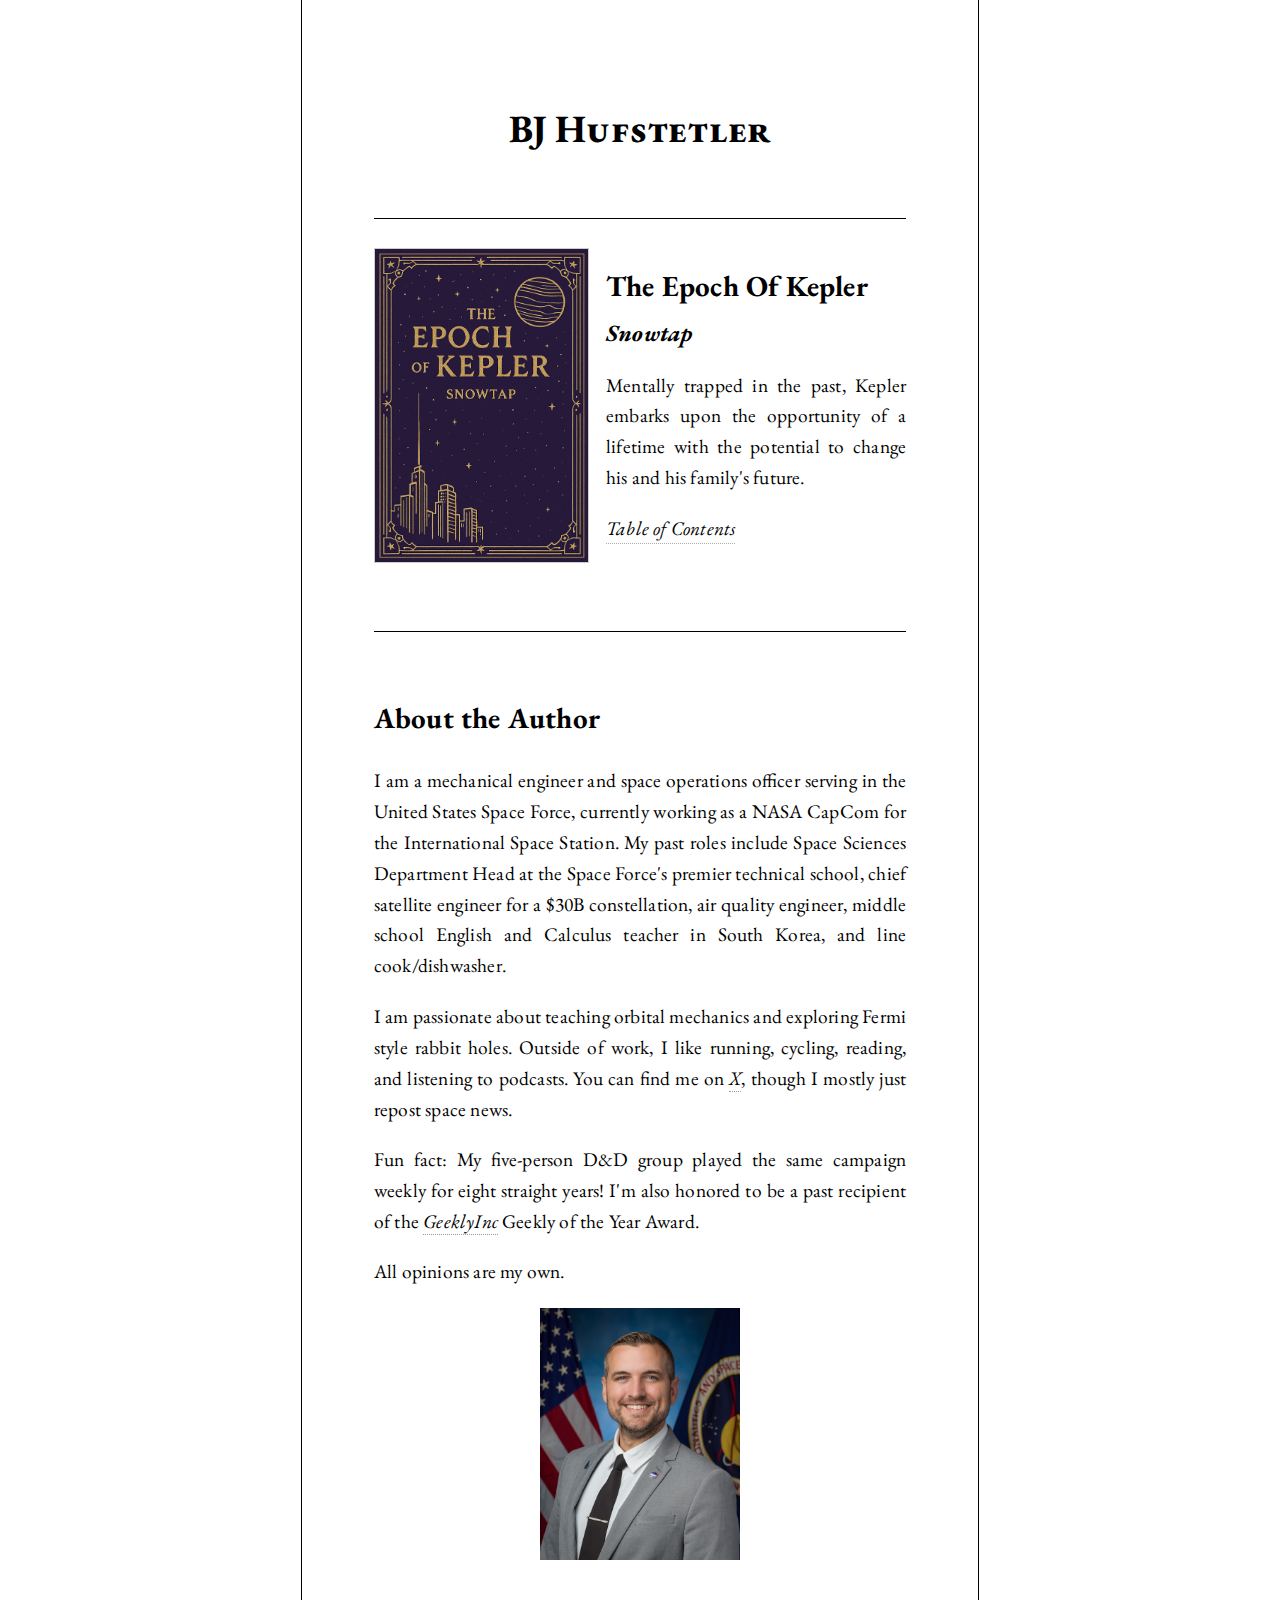
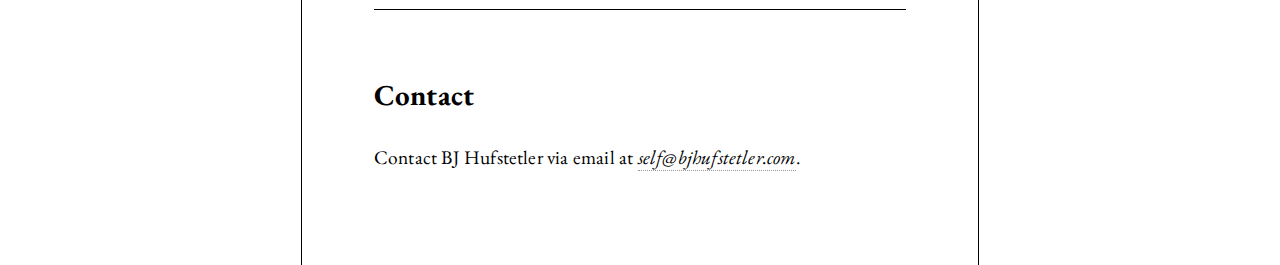
<file: index.html>
<!DOCTYPE html>
<html lang="en" data-capo>
    <head>
        <meta charset="utf-8">
        <meta name="viewport" content="width=device-width, initial-scale=1">
        <link href="https://fonts.googleapis.com/css2?family=EB+Garamond&display=swap" rel="stylesheet">
        <link rel="stylesheet" href="styles.css">
        <link rel="icon" href="public/favicon.ico" type="image/x-icon">
        <title>BJ Hufstetler</title>
    </head>
    <body class="body" data-test="app-ready">
        <div class="author-head">
            <h1>BJ Hufstetler</h1>
        </div>
        <div class="book-card">
            <div class="book-img">
                <img src="/Snowtap/imgs/cover-front.png">
            </div>
            <div class="book-details">
                <div><h2>The Epoch Of Kepler</h2></div>
                <div><h3>Snowtap</h3></div>
                <div>Mentally trapped in the past, Kepler embarks upon the opportunity of a lifetime with the potential to change his and his family's future.</div>
                <div class="book-links-read">
                    <a href="/Snowtap/toc.html">Table of Contents</a>
                </div>
                <div class="book-links-buy"></div>
            </div>
        </div>
        <div class="card">
            <div><h2>About the Author</h2></div>
            <div class="author">
                <p>I am a mechanical engineer and space operations officer serving in the United States Space Force, currently working as a NASA CapCom for the International Space Station. My past roles include Space Sciences Department Head at the Space Force's premier technical school, chief satellite engineer for a $30B constellation, air quality engineer, middle school English and Calculus teacher in South Korea, and line cook/dishwasher.</p>
                <p>I am passionate about teaching orbital mechanics and exploring Fermi style rabbit holes. Outside of work, I like running, cycling, reading, and listening to podcasts. You can find me on <a href="https://x.com/bjhufstetler">X</a>, though I mostly just repost space news.</p>
                <p>Fun fact: My five-person D&D group played the same campaign weekly for eight straight years! I'm also honored to be a past recipient of the <a href="https://geeklyinc.com/">GeeklyInc</a> Geekly of the Year Award.</p>
                <p>All opinions are my own.</p>
            </div>
            <div class="author-img">
                <img src="public/author-portrait.png">
            </div>
        </div>
        <!-- <div class="card">
            <div><h2>Stay Informed</h2></div>
            <div>Sign up to for news about BJ Hufstetler and updates on Kepler's Saga.</div>
            <div class="signup-form">
                <form>
                    <input type="text">
                    <button>Sign Up</button>
                </form>
            </div>
        </div> -->
        <div class="card">
            <div><h2>Contact</h2></div>
            <p>Contact BJ Hufstetler via email at <a href="mailto:self@bjhufstetler.com">self@bjhufstetler.com</a>.</p>
        </div>
    </body>
</html>
</file>
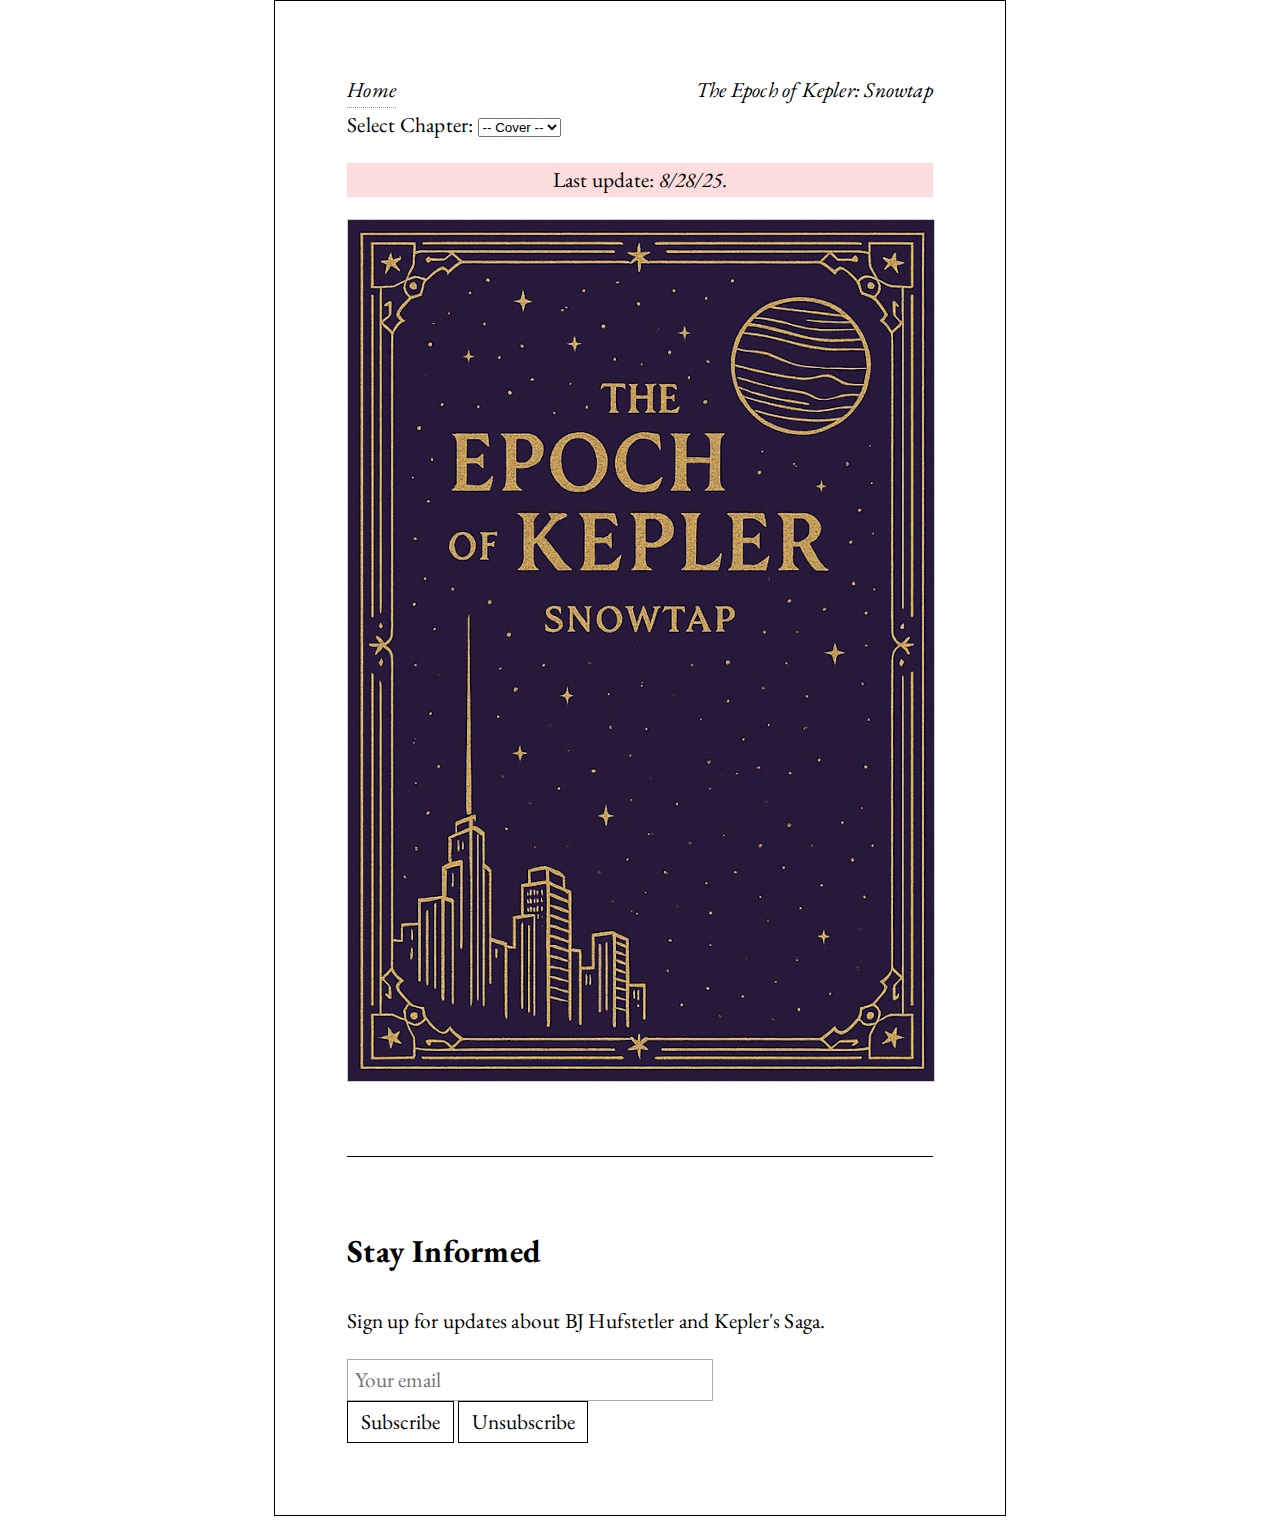
<file: snowtap.html>
<!DOCTYPE html>
<html>
<head>
  <link href="https://fonts.googleapis.com/css2?family=EB+Garamond&display=swap" rel="stylesheet">
  <link rel="stylesheet" href="/styles.css">
  <meta name="viewport" content="width=device-width, initial-scale=1">
  <link rel="icon" href="public/snowtap.ico" type="image/x-icon">
  <title>The Epoch of Kepler</title>
</head>
<body>
  <div class="page">
    <div class="page-header">
      <a href="/index.html">Home</a>
      <span>The Epoch of Kepler: Snowtap</span>
    </div>

    <!-- Chapter Dropdown -->
    <div class="chapter-dropdown">
      <label for="chapter-select">Select Chapter:</label>
      <select id="chapter-select">
        <option value="">-- Cover --</option>
      </select>
    </div>

    <!-- TOC Section -->
    <div id="toc">
      <p style="background-color: rgb(253, 221, 221); text-align: center;">Last update: <i><span id="txt-update"></span></i>.</p>    
      <div class="book-img">
        <img src="/Snowtap/imgs/cover-front.png">
      </div>

      <div class="card">
        <div><h2>Stay Informed</h2></div>
        <p>Sign up for updates about BJ Hufstetler and Kepler's Saga.</p>
        <div class="signup-form">
          <form id="frm-signup">
            <input id="txt-signup" type="text" name="email" required placeholder="Your email">
            <input type="hidden" name="action" id="form-action" value="subscribe">
            <div>
              <button id="btn-signup" type="submit">Subscribe</button>
              <button id="btn-unsubscribe" type="button">Unsubscribe</button>
            </div>
          </form>
        </div>
      </div>
    </div>

    <!-- Chapter Content Section -->
    <div id="chapter-content" style="display:none;">
      <div class="chapter" id="chapter-title"></div>
      <div id="output"></div>
      <br/>
      <div class="next-chapter-link"></div>

      <!-- Fan Submissions -->
      <section class="fan-submissions">
        <h2 class="fan-header">Fan Art</h2>
        <p class="fan-submission">
          Join the community and discussion. <br/>
          Submit art or comments to <a href="mailto:self@bjhufstetler.com">self@bjhufstetler.com</a>
        </p>
        <div id="fanart" class="fanart"></div>
      </section>
    </div>
  </div>

  <script>
    document.addEventListener('DOMContentLoaded', () => {
      const output = document.getElementById('output');
      const fanart = document.getElementById('fanart');
      const chapterSelect = document.getElementById('chapter-select');
      const toc = document.getElementById('toc');
      const chapterContent = document.getElementById('chapter-content');
      const chapterTitle = document.getElementById('chapter-title');
      const nextLink = document.querySelector('.next-chapter-link');

       /**
       *  _    _ _____  _____       _______ ______   _    _ ______ _____  ______ 
       * | |  | |  __ \|  __ \   /\|__   __|  ____| | |  | |  ____|  __ \|  ____|
       * | |  | | |__) | |  | | /  \  | |  | |__    | |__| | |__  | |__) | |__   
       * | |  | |  ___/| |  | |/ /\ \ | |  |  __|   |  __  |  __| |  _  /|  __|  
       * | |__| | |    | |__| / ____ \| |  | |____  | |  | | |____| | \ \| |____ 
       *  \____/|_|  __|_____/_/    \_\_|  |______| |_|  |_|______|_|  \_\______|
       * 
       *             \ \    / /                                                  
       *              \ \  / /                                                   
       *               \ \/ /                                                    
       *                \  /                                                     
       *                 \/                                                      */
      const maxChapter = 11;
      const updateDate = "8/28/25";

      const updateDateElement = document.getElementById("txt-update");
      updateDateElement.innerHTML = updateDate;

      const select = document.getElementById("chapter-select");

      for (let i = 1; i <= maxChapter; i++) {
        const padded = i.toString().padStart(2, "0");
        const option = document.createElement("option");
        option.value = padded;
        option.textContent = `${i}`;
        select.appendChild(option);
      }

      // Load chapter from dropdown or TOC link
      function loadChapter(chNumber) {
        const chNum = chNumber.padStart(2, '0');
        const textUrl = `/Snowtap/chapters/ch${chNum}.txt`;
        const imgBase = `/Snowtap/imgs/${chNum.toString().padStart(2, '0')}-`;

        window.location.hash = `#${chNum}`;

        fetch(textUrl)
          .then(res => {
            if (!res.ok) {
              throw new Error("Chapter not available.");
            }
            return res.text();
          })
          .then(text => {
            toc.style.display = 'none';
            chapterContent.style.display = 'block';
            chapterTitle.textContent = `Chapter ${parseInt(chNum)}`;
            
            // Replace LaTeX-style formatting
            text = text.replace(/\\newchapter\{.*?\}/g, '');
            text = text.replace(/\\lettrine\[.*?\]\{(.*?)\}\{(.*?)\}/g, (match, drop, rest) => {
              return `<span class="dropcap">${drop}</span>${rest}`;
            });
            text = text.replace(/\\textit\{(.*?)\}/g, '<i>$1</i>');
            text = text.replace(/\\threedots/g, '<div class="dots">***</div>');
            const paragraphs = text.trim().split(/\n\s*\n/);
            output.innerHTML = `<div class="pb">${paragraphs.map(p => `<div>${p.trim()}</div>`).join('\n')}</div>`;
            
            // Show next chapter link if exists
            const nextCh = parseInt(chNum) + 1;
            chNum < maxChapter ? 
              nextLink.innerHTML = `<a href="#" data-ch="${nextCh.toString().padStart(2, '0')}">Next Chapter</a>`
              :nextLink.innerHTML = `<a href="#" data-ch="99">Next Chapter</a>`;
            
            // Load fan art
            loadImages(imgBase);
          })
          .catch(err => {
            toc.style.display = 'none';
            chapterContent.style.display = 'block';
            chapterTitle.textContent = `Coming Soon`;
            output.innerHTML = `<p>Join the <a href="/snowtap.html">mailing list</a> to be notified when this chapter becomes available.`;
            fanart.innerHTML = '';
            nextLink.innerHTML = ''; // hide or disable the next link
            console.warn("Chapter not yet available:", err);
          });
      }

      const initialHash = window.location.hash;
      if (initialHash && /^#\d+$/.test(initialHash)) {
        const chapter = initialHash.replace('#', '').padStart(2, '0');
        loadChapter(chapter);
        chapterSelect.value = chapter;
      };

      function loadImages(basePath) {
        fanart.innerHTML = "";
        // Try images named 1.png, 2.png, ... until failure
        let index = 1;
        function tryLoadNext() {
          const img = new Image();
          const src = `${basePath}${index}.png`;
          img.src = src;
          img.onload = () => {
            const container = document.createElement('div');
            container.className = 'fan-credit';
            container.appendChild(img);
            fanart.appendChild(container);
            index++;
            tryLoadNext(); // Try next image
          };
          img.onerror = () => {
            return
          };
        }
        tryLoadNext();
      }

      // TOC links
      document.querySelectorAll('.toc-list a').forEach(link => {
        link.addEventListener('click', (e) => {
          e.preventDefault();
          loadChapter(e.target.dataset.ch);
          chapterSelect.value = e.target.dataset.ch;
        });
      });

      // Dropdown selection
      chapterSelect.addEventListener('change', (e) => {
        const value = e.target.value;
        if (value) loadChapter(value);
        else {
          toc.style.display = 'block';
          chapterContent.style.display = 'none';
        }
      });

      // Next chapter link
      nextLink.addEventListener('click', (e) => {
        const ch = e.target.dataset.ch;
        if (ch) {
          loadChapter(ch);
          chapterSelect.value = ch;
        }
      });

      // Email subscription handling (as before)
      const form = document.getElementById('frm-signup');
      const emailInput = document.getElementById('txt-signup');
      const actionInput = document.getElementById('form-action');
      const scriptURL = "https://script.google.com/macros/s/AKfycbyCzpHJDvtD3Z0lcX9JFrafHW0ZCpam7fo5yX_Hk7bpQR_8zyrG25OuafcGzmi8EcI-/exec";

      function submitForm() {
        const formData = new FormData(form);
        fetch(scriptURL, {
          method: 'POST',
          body: formData
        })
        .then(res => res.text())
        .then(text => {
          alert(text);
          emailInput.value = "";
        })
        .catch(err => {
          console.error("Error!", err.message);
          alert("Something went wrong. Please try again.");
        });
      }

      form.addEventListener('submit', (e) => {
        e.preventDefault();
        actionInput.value = 'subscribe';
        submitForm();
      });

      document.getElementById('btn-unsubscribe').addEventListener('click', () => {
        actionInput.value = 'unsubscribe';
        submitForm();
      });
    });
  </script>
</body>
</html>
</file>
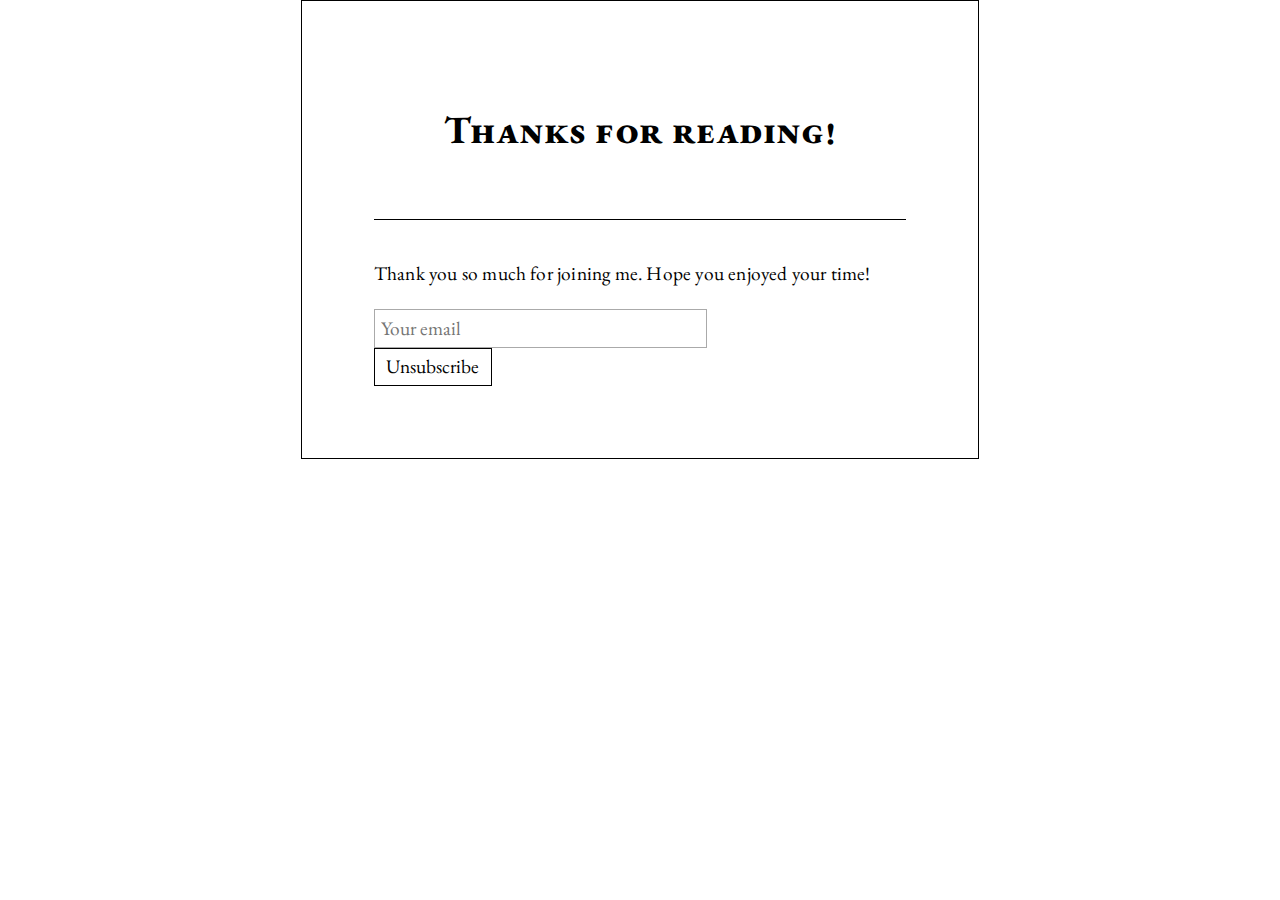
<file: unsubscribe.html>
<!DOCTYPE html>
<html lang="en" data-capo>
    <head>
        <meta charset="utf-8">
        <meta name="viewport" content="width=device-width, initial-scale=1">
        <link href="https://fonts.googleapis.com/css2?family=EB+Garamond&display=swap" rel="stylesheet">
        <link rel="stylesheet" href="styles.css">
        <link rel="icon" href="public/favicon.ico" type="image/x-icon">
        <title>Unsubscribe</title>
    </head>
    <body class="page" data-test="app-ready">
            <div class="author-head">
                <h1>Thanks for reading!</h1>
            </div>
            <div class="card">
                <div>Thank you so much for joining me. Hope you enjoyed your time!</div>
                <div class="signup-form">
                    <form id="frm-signup" method="POST">
                        <input id="txt-signup" type="text" name="email" placeholder="Your email" required>
                        <input type="hidden" name="action" id="frm-action" value="subscribe">
                        <div>                        
                            <!-- <button id="btn-signup" type="submit">Subscribe</button> -->
                            <button id="btn-unsubscribe" type="button">Unsubscribe</button>
                        </div>
                    </form>
                </div>
            
        </div>

        <script>
           document.addEventListener('DOMContentLoaded', function () {
                const form = document.getElementById('frm-signup');
                const emailInput = document.getElementById('txt-signup');
                const actionInput = document.getElementById('frm-action');
                const scriptURL = "https://script.google.com/macros/s/AKfycbyCzpHJDvtD3Z0lcX9JFrafHW0ZCpam7fo5yX_Hk7bpQR_8zyrG25OuafcGzmi8EcI-/exec";

                function submitForm() {
                    const formData = new FormData(form);
                    fetch(scriptURL, {
                        method: 'POST',
                        body: formData
                    })
                    .then(response => response.text())
                    .then(text => {
                        alert(text);
                        emailInput.value = "";
                    })
                    .catch(error => {
                        console.error("Error!", error.message);
                        alert("Something went wrong. Please try again.");
                    });
                }

                form.addEventListener('submit', function (e) {
                    e.preventDefault();
                    actionInput.value = 'subscribe';
                    submitForm();
                });

                document.getElementById('btn-unsubscribe').addEventListener('click', function () {
                    actionInput.value = 'unsubscribe';
                    submitForm();
                });
            });
        </script>
    </body>
</html>
</file>
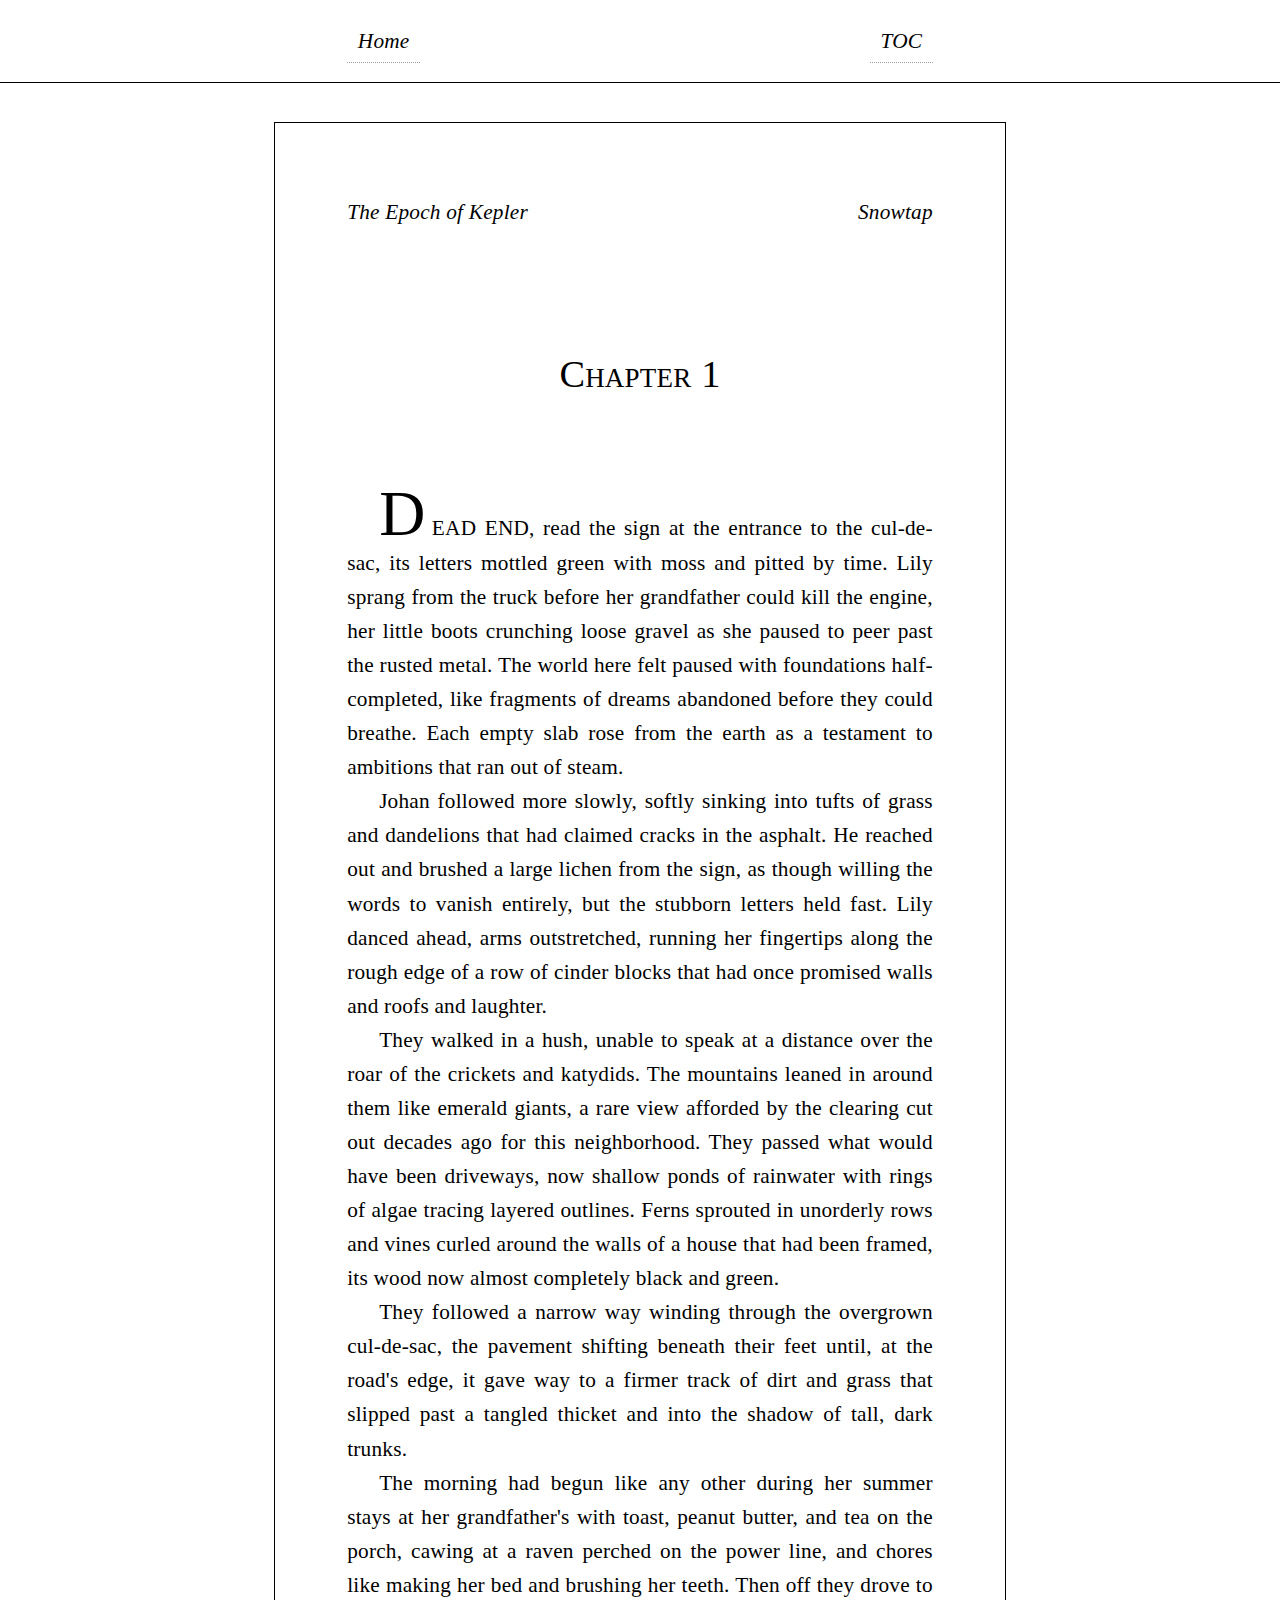
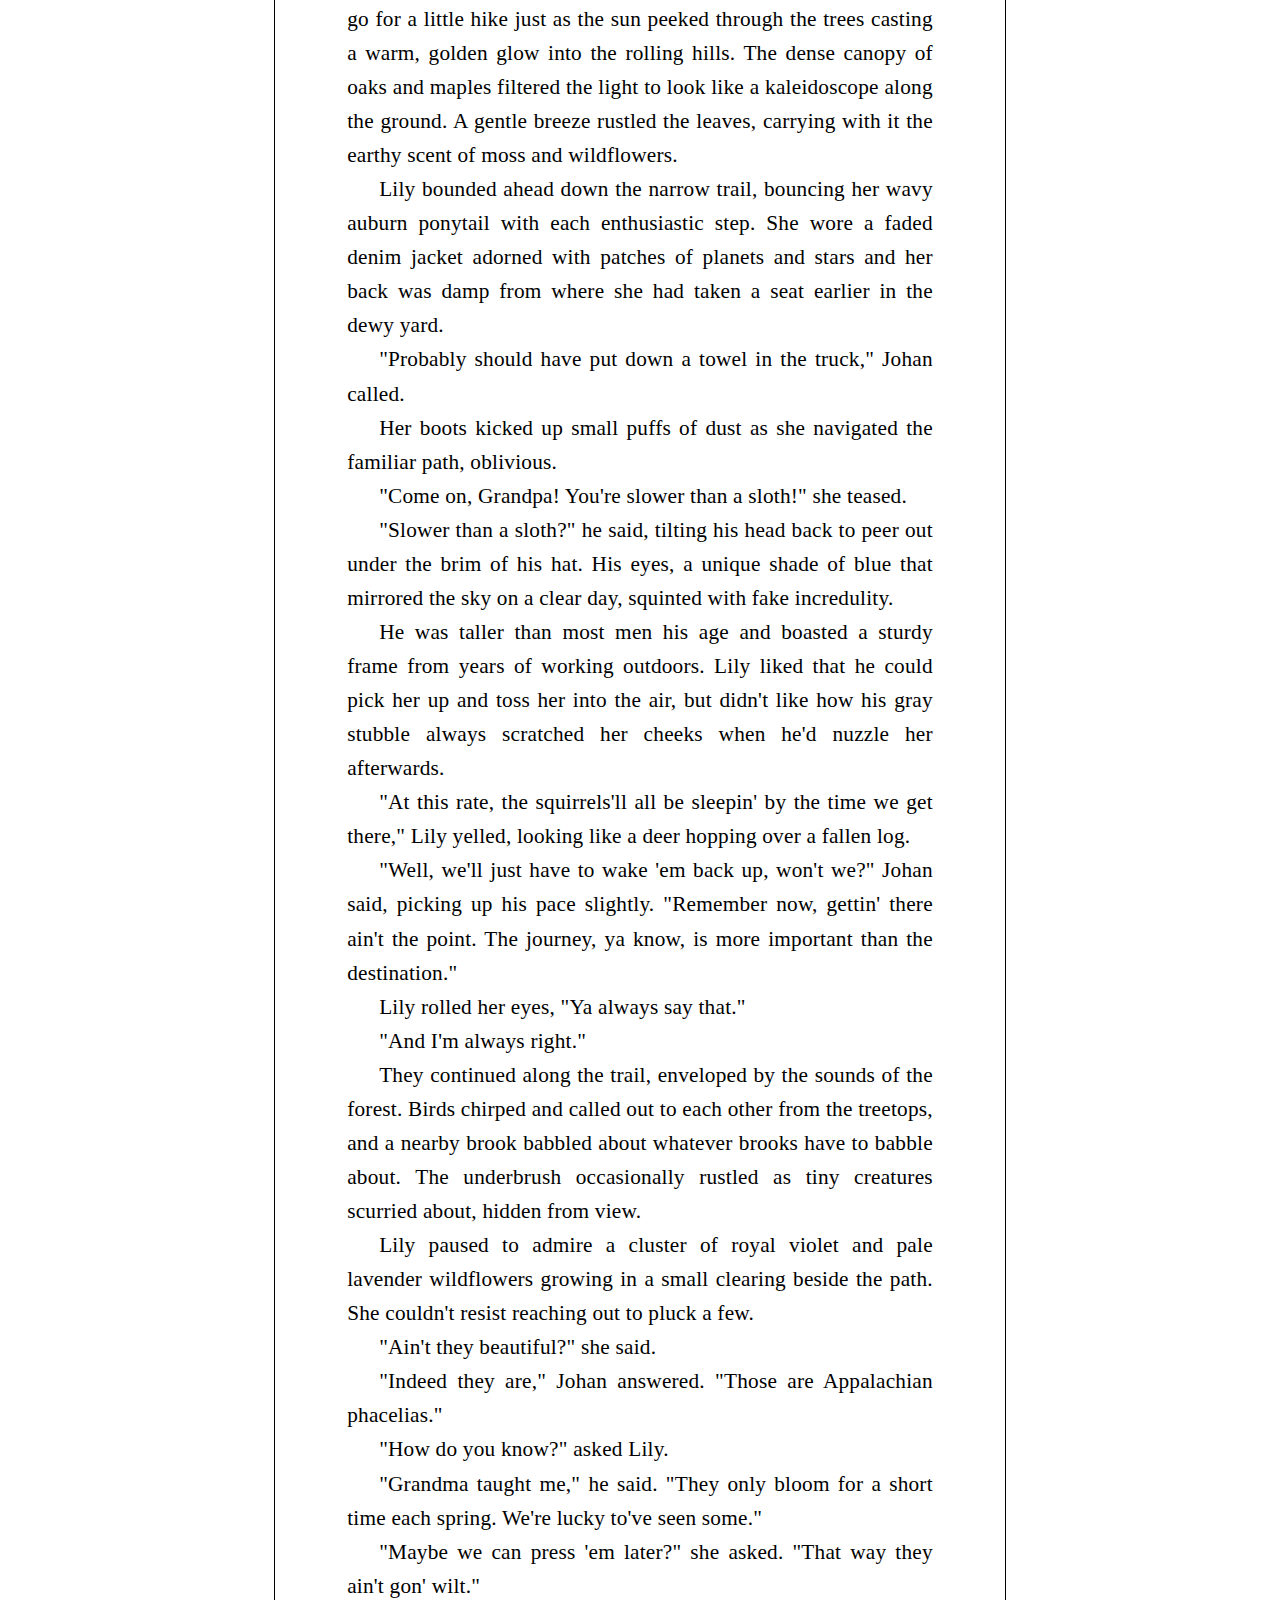
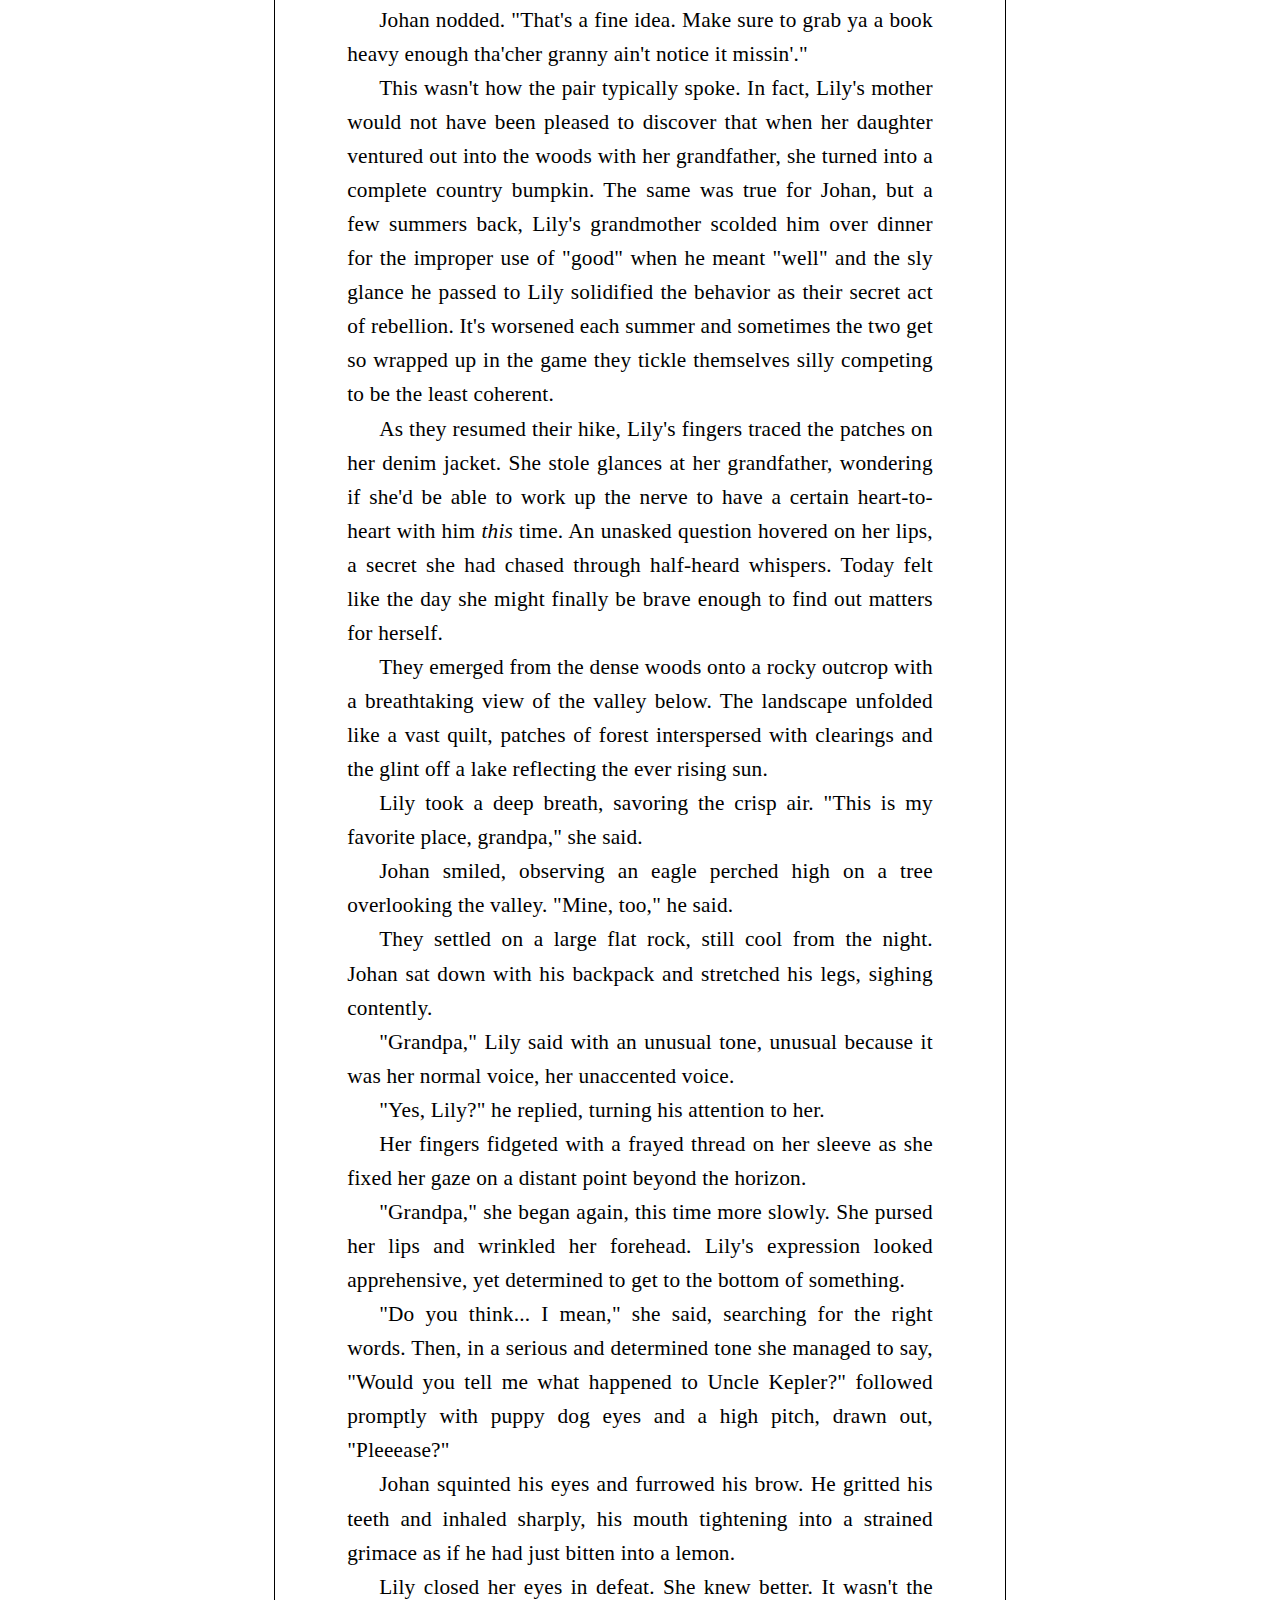
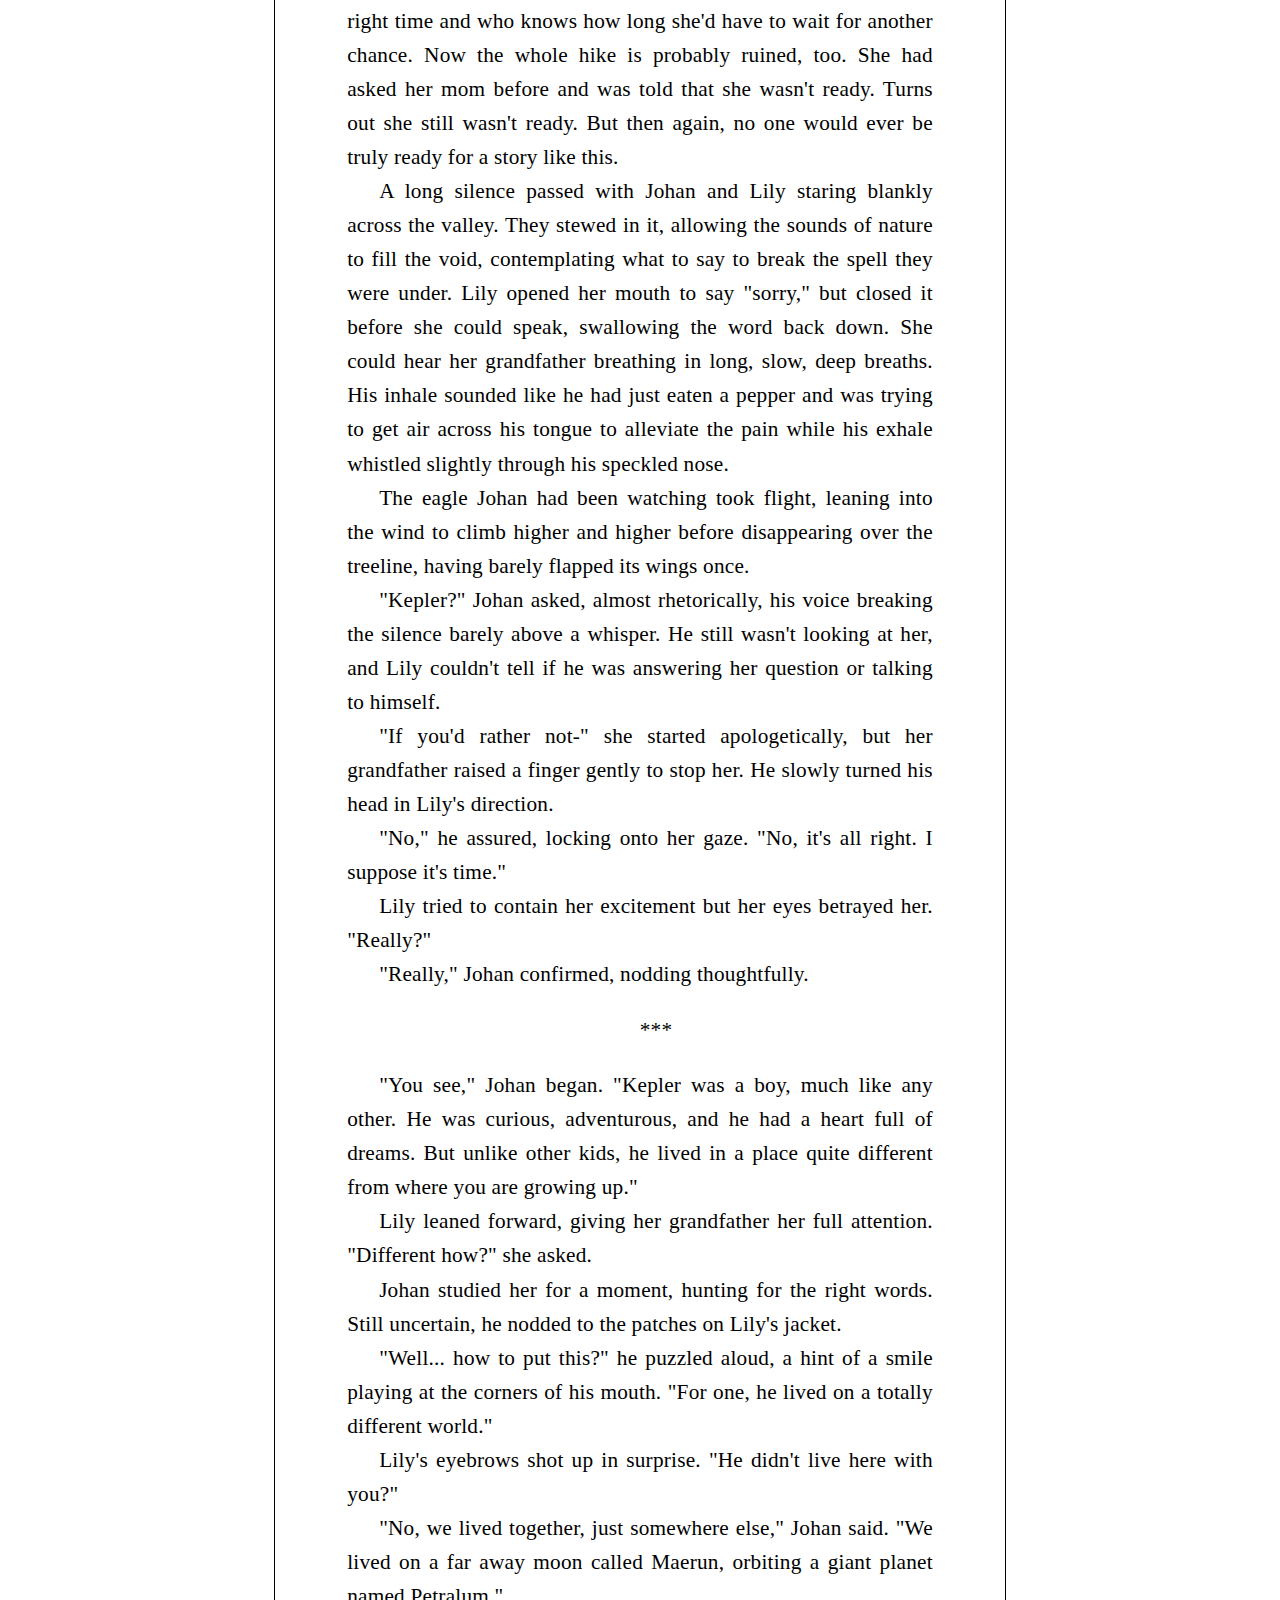
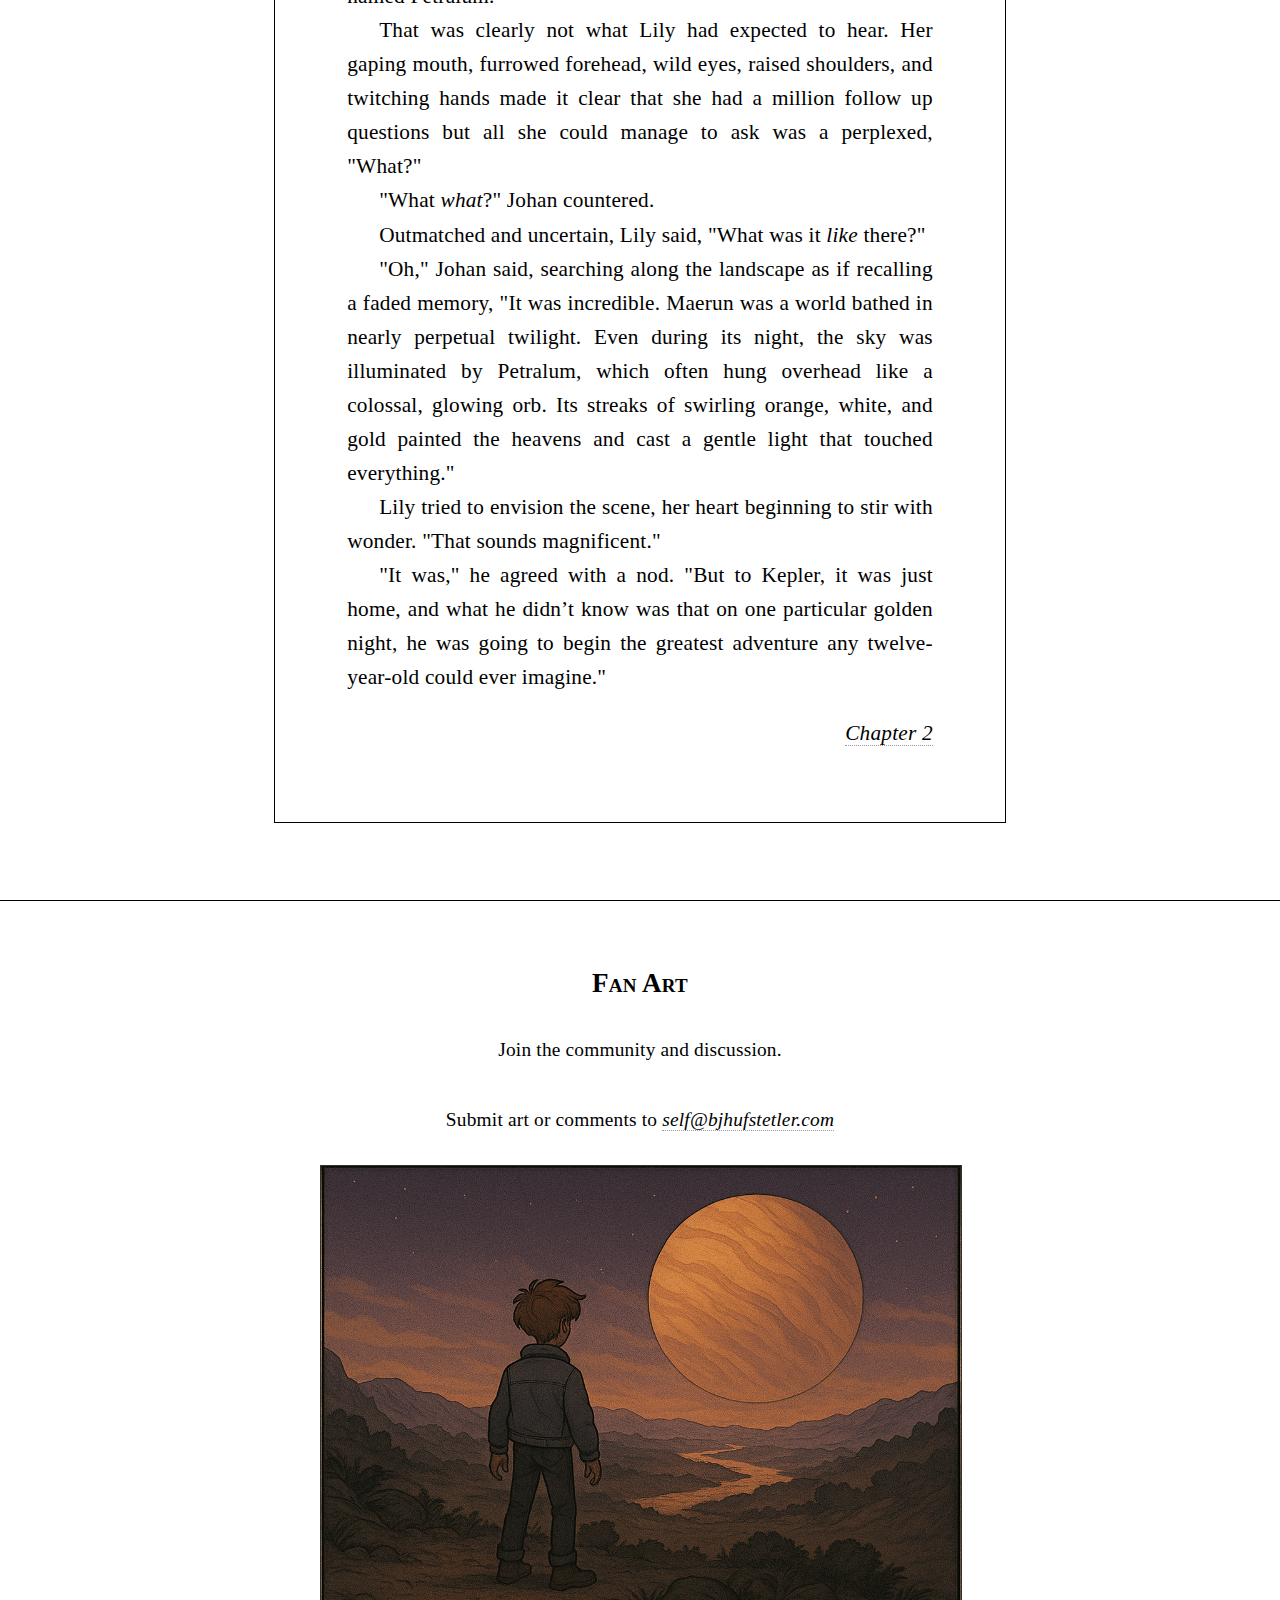
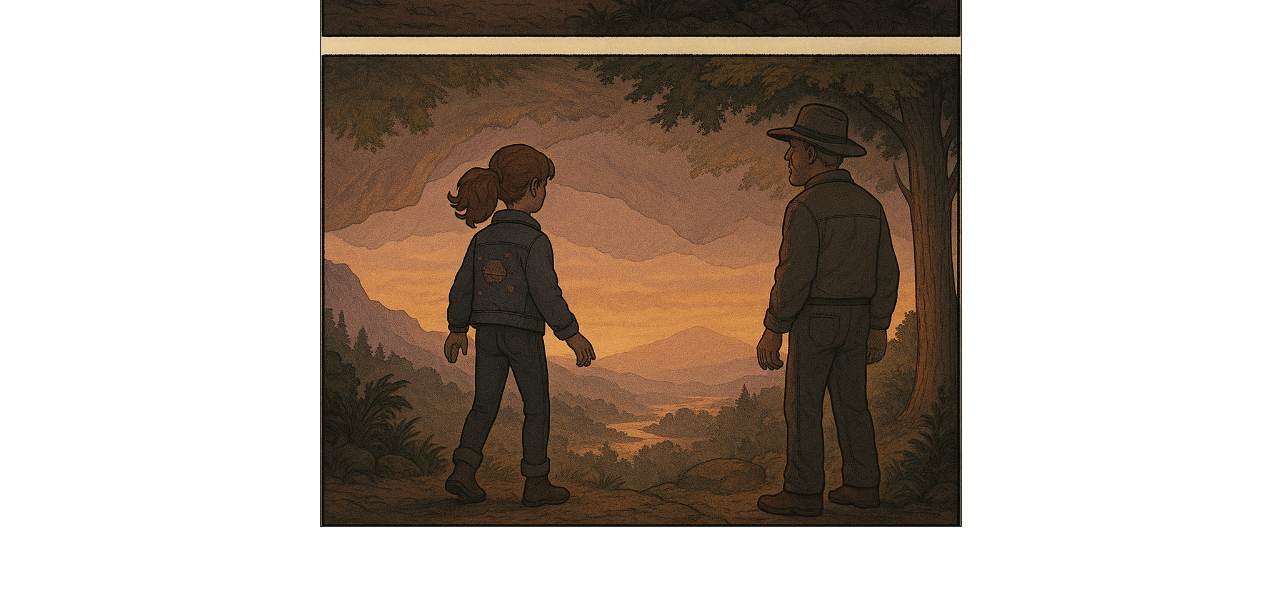
<file: Snowtap/Ch01.html>
<!DOCTYPE html>
<html>
    <head>
        <link href="https://fonts.googleapis.com/css2?family=EB+Garamond&display=swap">
        <link rel="stylesheet" href="/styles.css">
        <meta name="viewport" content="width=device-width, initial-scale=1">
        <title>Ch. 1</title>
    </head>
    <body>
        <div class="site-header">
            <nav class="nav-links">
                <a href="/index.html">Home</a>
                <a href="toc.html">TOC</a>
            </nav>
        </div>
        <div class="page">
            <div class="page-header">
                <span>The Epoch of Kepler</span>
                <span>Snowtap</span>
            </div>
            <div class="chapter">Chapter 1</div>
            <div class="pb">
                <div><span class="dropcap">D</span>EAD END, read the sign at the entrance to the cul-de-sac, its letters mottled green with moss and pitted by time. Lily sprang from the truck before her grandfather could kill the engine, her little boots crunching loose gravel as she paused to peer past the rusted metal. The world here felt paused with foundations half-completed, like fragments of dreams abandoned before they could breathe. Each empty slab rose from the earth as a testament to ambitions that ran out of steam.</div>
                <div>Johan followed more slowly, softly sinking into tufts of grass and dandelions that had claimed cracks in the asphalt. He reached out and brushed a large lichen from the sign, as though willing the words to vanish entirely, but the stubborn letters held fast. Lily danced ahead, arms outstretched, running her fingertips along the rough edge of a row of cinder blocks that had once promised walls and roofs and laughter.</div>
                <div>They walked in a hush, unable to speak at a distance over the roar of the crickets and katydids. The mountains leaned in around them like emerald giants, a rare view afforded by the clearing cut out decades ago for this neighborhood. They passed what would have been driveways, now shallow ponds of rainwater with rings of algae tracing layered outlines. Ferns sprouted in unorderly rows and vines curled around the walls of a house that had been framed, its wood now almost completely black and green.</div>
                <div>They followed a narrow way winding through the overgrown cul-de-sac, the pavement shifting beneath their feet until, at the road's edge, it gave way to a firmer track of dirt and grass that slipped past a tangled thicket and into the shadow of tall, dark trunks.</div>
                <div>The morning had begun like any other during her summer stays at her grandfather's with toast, peanut butter, and tea on the porch, cawing at a raven perched on the power line, and chores like making her bed and brushing her teeth. Then off they drove to go for a little hike just as the sun peeked through the trees casting a warm, golden glow into the rolling hills. The dense canopy of oaks and maples filtered the light to look like a kaleidoscope along the ground. A gentle breeze rustled the leaves, carrying with it the earthy scent of moss and wildflowers.</div>
                <div>Lily bounded ahead down the narrow trail, bouncing her wavy auburn ponytail with each enthusiastic step. She wore a faded denim jacket adorned with patches of planets and stars and her back was damp from where she had taken a seat earlier in the dewy yard. </div>
                <div>"Probably should have put down a towel in the truck," Johan called.</div>
                <div>Her boots kicked up small puffs of dust as she navigated the familiar path, oblivious.</div>
                <div>"Come on, Grandpa! You're slower than a sloth!" she teased.</div>
                <div>"Slower than a sloth?" he said, tilting his head back to peer out under the brim of his hat. His eyes, a unique shade of blue that mirrored the sky on a clear day, squinted with fake incredulity.</div>
                <div>He was taller than most men his age and boasted a sturdy frame from years of working outdoors. Lily liked that he could pick her up and toss her into the air, but didn't like how his gray stubble always scratched her cheeks when he'd nuzzle her afterwards.</div>
                <div>"At this rate, the squirrels'll all be sleepin' by the time we get there," Lily yelled, looking like a deer hopping over a fallen log.</div>
                <div>"Well, we'll just have to wake 'em back up, won't we?" Johan said, picking up his pace slightly. "Remember now, gettin' there ain't the point. The journey, ya know, is more important than the destination."</div>
                <div>Lily rolled her eyes, "Ya always say that."</div>
                <div>"And I'm always right."</div>
                <div>They continued along the trail, enveloped by the sounds of the forest. Birds chirped and called out to each other from the treetops, and a nearby brook babbled about whatever brooks have to babble about. The underbrush occasionally rustled as tiny creatures scurried about, hidden from view.</div>
                <div>Lily paused to admire a cluster of royal violet and pale lavender wildflowers growing in a small clearing beside the path. She couldn't resist reaching out to pluck a few.</div>
                <div>"Ain't they beautiful?" she said.</div>
                <div>"Indeed they are," Johan answered. "Those are Appalachian phacelias."</div>
                <div>"How do you know?" asked Lily.</div>
                <div>"Grandma taught me," he said. "They only bloom for a short time each spring. We're lucky to've seen some."</div>
                <div>"Maybe we can press 'em later?" she asked. "That way they ain't gon' wilt."</div>
                <div>Johan nodded. "That's a fine idea. Make sure to grab ya a book heavy enough tha'cher granny ain't notice it missin'."</div>
                <div>This wasn't how the pair typically spoke. In fact, Lily's mother would not have been pleased to discover that when her daughter ventured out into the woods with her grandfather, she turned into a complete country bumpkin. The same was true for Johan, but a few summers back, Lily's grandmother scolded him over dinner for the improper use of "good" when he meant "well" and the sly glance he passed to Lily solidified the behavior as their secret act of rebellion. It's worsened each summer and sometimes the two get so wrapped up in the game they tickle themselves silly competing to be the least coherent.</div>
                <div>As they resumed their hike, Lily's fingers traced the patches on her denim jacket. She stole glances at her grandfather, wondering if she'd be able to work up the nerve to have a certain heart-to-heart with him <i>this</i> time. An unasked question hovered on her lips, a secret she had chased through half-heard whispers. Today felt like the day she might finally be brave enough to find out matters for herself.</div>
                <div>They emerged from the dense woods onto a rocky outcrop with a breathtaking view of the valley below. The landscape unfolded like a vast quilt, patches of forest interspersed with clearings and the glint off a lake reflecting the ever rising sun.</div>
                <div>Lily took a deep breath, savoring the crisp air. "This is my favorite place, grandpa," she said.</div>
                <div>Johan smiled, observing an eagle perched high on a tree overlooking the valley. "Mine, too," he said.</div>
                <div>They settled on a large flat rock, still cool from the night. Johan sat down with his backpack and stretched his legs, sighing contently.</div>
                <div>"Grandpa," Lily said with an unusual tone, unusual because it was her normal voice, her unaccented voice.</div>
                <div>"Yes, Lily?" he replied, turning his attention to her.</div>
                <div>Her fingers fidgeted with a frayed thread on her sleeve as she fixed her gaze on a distant point beyond the horizon.</div>
                <div>"Grandpa," she began again, this time more slowly. She pursed her lips and wrinkled her forehead. Lily's expression looked apprehensive, yet determined to get to the bottom of something.</div>
                <div>"Do you think... I mean," she said, searching for the right words. Then, in a serious and determined tone she managed to say, "Would you tell me what happened to Uncle Kepler?" followed promptly with puppy dog eyes and a high pitch, drawn out, "Pleeease?"</div>
                <div>Johan squinted his eyes and furrowed his brow. He gritted his teeth and inhaled sharply, his mouth tightening into a strained grimace as if he had just bitten into a lemon.</div>
                <div>Lily closed her eyes in defeat. She knew better. It wasn't the right time and who knows how long she'd have to wait for another chance. Now  the whole hike is probably ruined, too. She had asked her mom before and was told that she wasn't ready. Turns out she still wasn't ready. But then again, no one would ever be truly ready for a story like this.</div>
                <div>A long silence passed with Johan and Lily staring blankly across the valley. They stewed in it, allowing the sounds of nature to fill the void, contemplating what to say to break the spell they were under. Lily opened her mouth to say "sorry," but closed it before she could speak, swallowing the word back down. She could hear her grandfather breathing in long, slow, deep breaths. His inhale sounded like he had just eaten a pepper and was trying to get air across his tongue to alleviate the pain while his exhale whistled slightly through his speckled nose.</div>
                <div>The eagle Johan had been watching took flight, leaning into the wind to climb higher and higher before disappearing over the treeline, having barely flapped its wings once.</div>
                <div>"Kepler?" Johan asked, almost rhetorically, his voice breaking the silence barely above a whisper. He still wasn't looking at her, and Lily couldn't tell if he was answering her question or talking to himself.</div>
                <div>"If you'd rather not-" she started apologetically, but her grandfather raised a finger gently to stop her. He slowly turned his head in Lily's direction.</div>
                <div>"No," he assured, locking onto her gaze. "No, it's all right. I suppose it's time."</div>
                <div>Lily tried to contain her excitement but her eyes betrayed her. "Really?"</div>
                <div>"Really," Johan confirmed, nodding thoughtfully.</div>
                <div class="dots">***</div>
                <div>"You see," Johan began. "Kepler was a boy, much like any other. He was curious, adventurous, and he had a heart full of dreams. But unlike other kids, he lived in a place quite different from where you are growing up."</div>
                <div>Lily leaned forward, giving her grandfather her full attention. "Different how?" she asked.</div>
                <div>Johan studied her for a moment, hunting for the right words. Still uncertain, he nodded to the patches on Lily's jacket.</div>
                <div>"Well... how to put this?" he puzzled aloud, a hint of a smile playing at the corners of his mouth. "For one, he lived on a totally different world."</div>
                <div>Lily's eyebrows shot up in surprise. "He didn't live here with you?"</div>
                <div>"No, we lived together, just somewhere else," Johan said. "We lived on a far away moon called Maerun, orbiting a giant planet named Petralum."</div>
                <div>That was clearly not what Lily had expected to hear. Her gaping mouth, furrowed forehead, wild eyes, raised shoulders, and twitching hands made it clear that she had a million follow up questions but all she could manage to ask was a perplexed, "What?"</div>
                <div>"What <i>what</i>?" Johan countered.</div>
                <div>Outmatched and uncertain, Lily said, "What was it <i>like</i> there?"</div>
                <div>"Oh," Johan said, searching along the landscape as if recalling a faded memory, "It was incredible. Maerun was a world bathed in nearly perpetual twilight. Even during its night, the sky was illuminated by Petralum, which often hung overhead like a colossal, glowing orb. Its streaks of swirling orange, white, and gold painted the heavens and cast a gentle light that touched everything."</div>
                <div>Lily tried to envision the scene, her heart beginning to stir with wonder. "That sounds magnificent."</div>
                <div>"It was," he agreed with a nod. "But to Kepler, it was just home, and what he didn’t know was that on one particular golden night, he was going to begin the greatest adventure any twelve-year-old could ever imagine."</div>
            </div>
            <div class="next-chapter">
                <a href="Ch02.html">Chapter 2</a>
            </div>
        </div>
        <section class="fan-submissions">
            <h2 class="fan-header">Fan Art</h2>
            <p class="fan-submission">Join the community and discussion.</p>
            <p class="fan-submission">Submit art or comments to <a href="mailto:self@bjhufstetler.com">self@bjhufstetler.com</a></p>
            <div class="fanart">
                <img src="imgs/Ch1.png" alt="Fan Art">
                <div class="fan-credit"></div>
            </div>
        </section>
    </body>
</html>
</file>
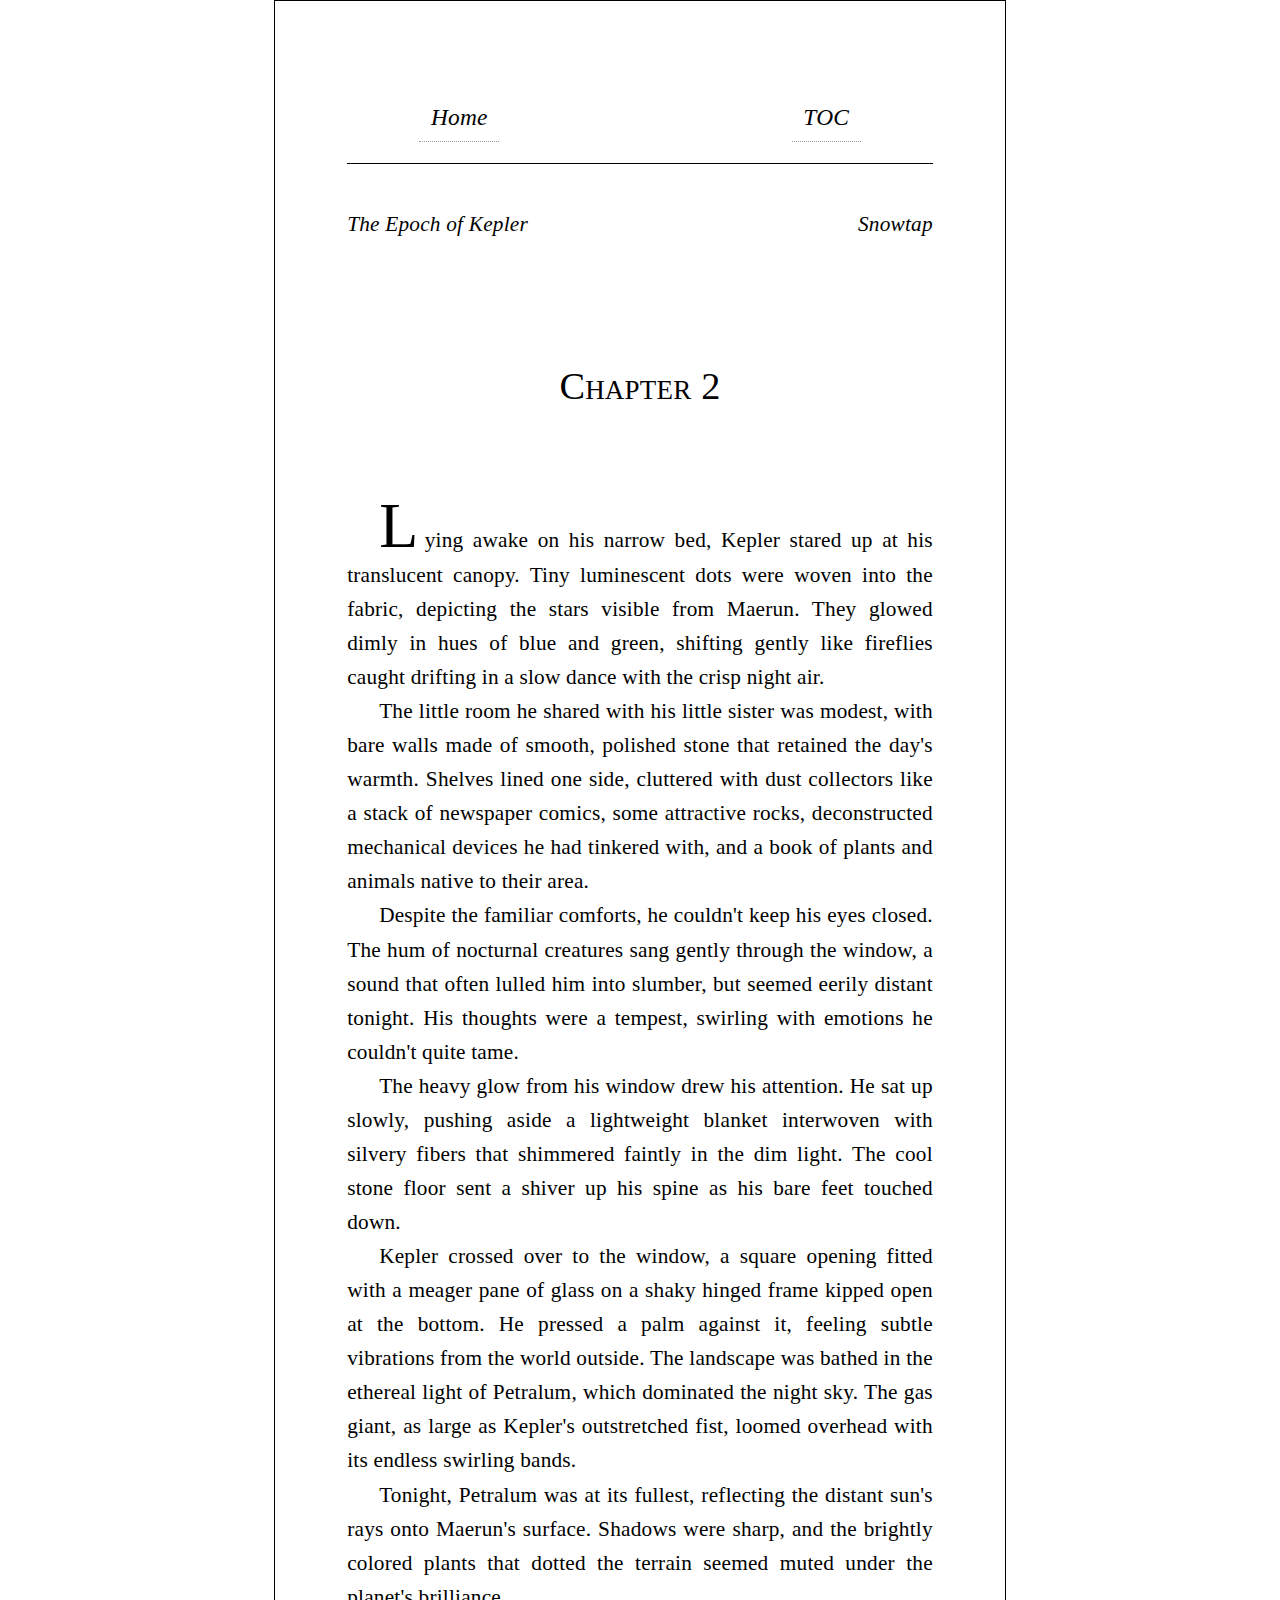
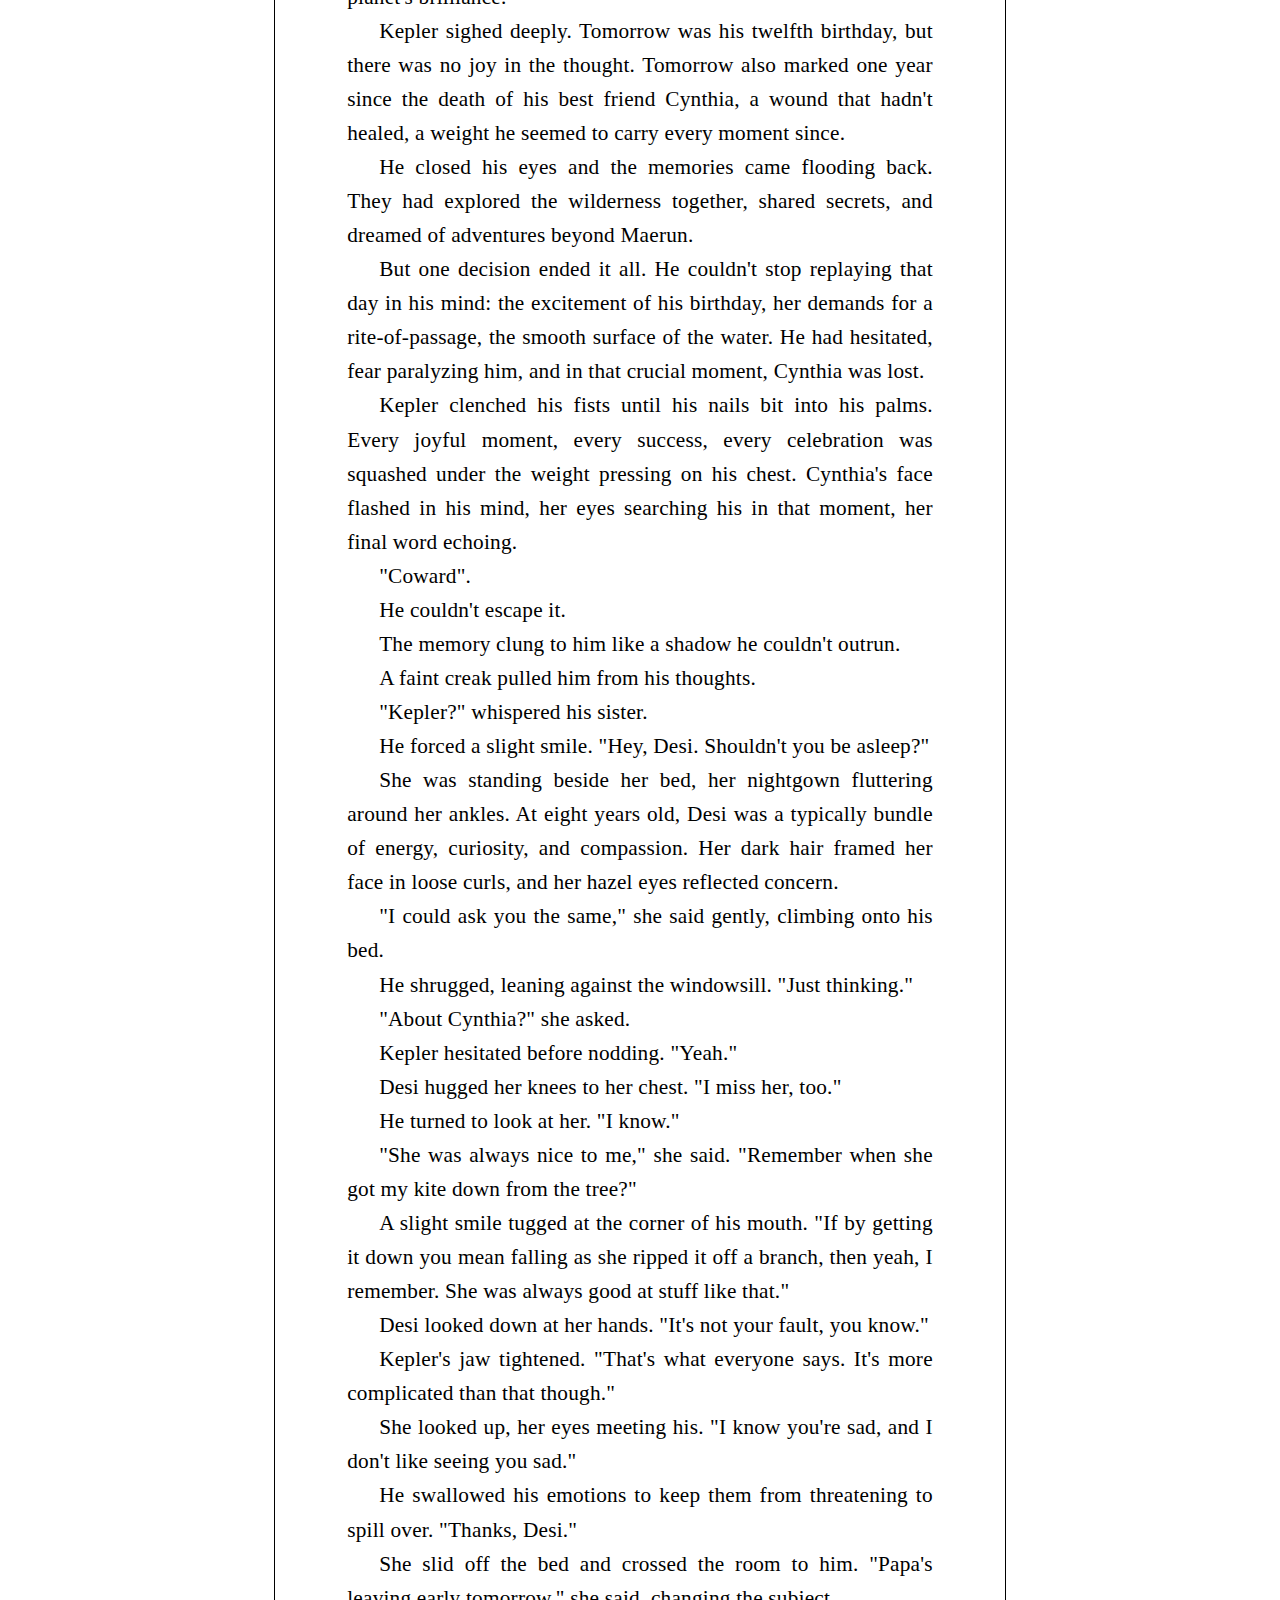
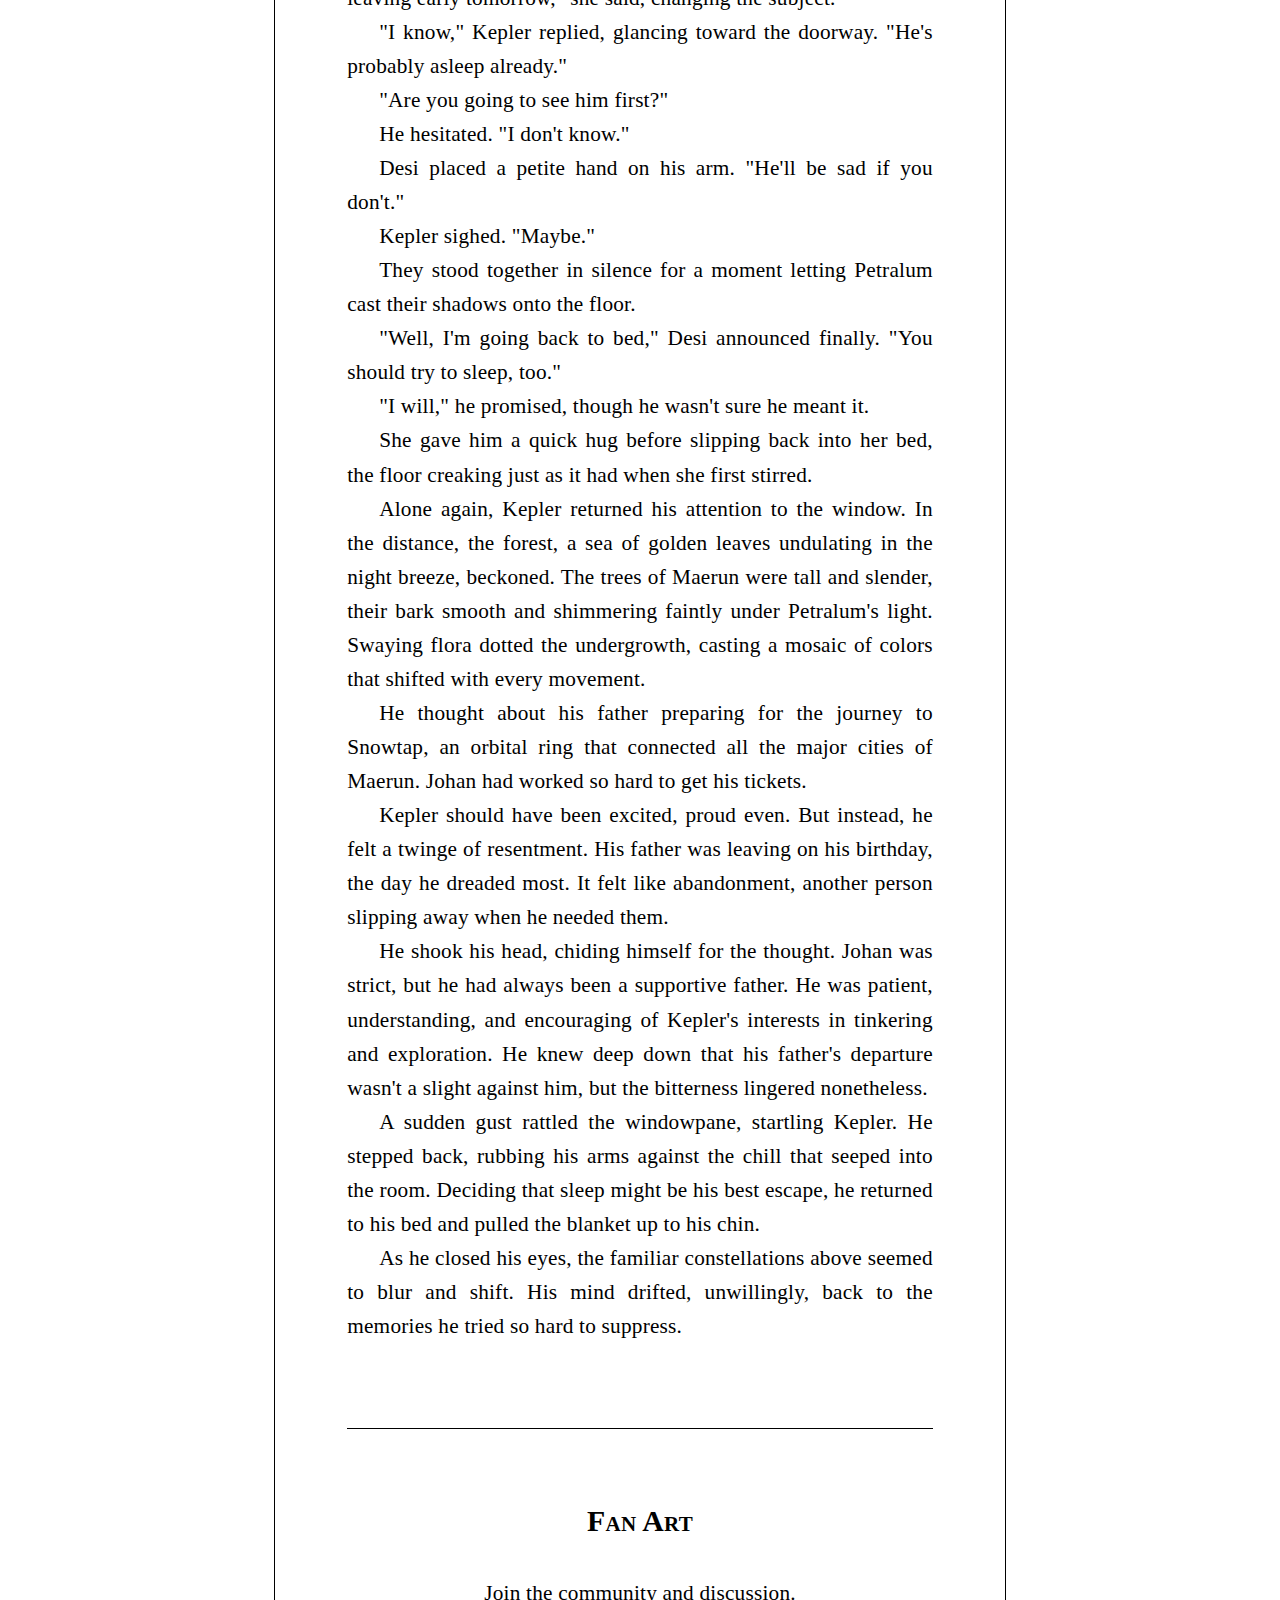
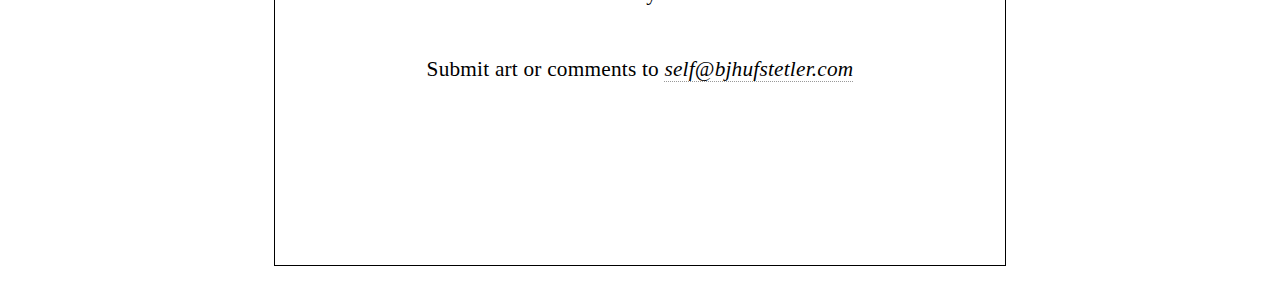
<file: Snowtap/Ch02.html>
<!DOCTYPE html>
<html>
    <head>
        <link href="https://fonts.googleapis.com/css2?family=EB+Garamond&display=swap">
        <link rel="stylesheet" href="/styles.css">
        <meta name="viewport" content="width=device-width, initial-scale=1">
        <title>Ch. 2</title>
    </head>
    <body>
        <div class="page">
            <div class="site-header">
                <nav class="nav-links">
                    <a href="/index.html">Home</a>
                    <a href="toc.html">TOC</a>
                </nav>
            </div>
            <div class="page-header">
                <span>The Epoch of Kepler</span>
                <span>Snowtap</span>
            </div>
            <div class="chapter">Chapter 2</div>
            <div class="pb">
                <div><span class="dropcap">L</span>ying awake on his narrow bed, Kepler stared up at his translucent canopy. Tiny luminescent dots were woven into the fabric, depicting the stars visible from Maerun. They glowed dimly in hues of blue and green, shifting gently like fireflies caught drifting in a slow dance with the crisp night air.</div>
                <div>The little room he shared with his little sister was modest, with bare walls made of smooth, polished stone that retained the day's warmth. Shelves lined one side, cluttered with dust collectors like a stack of newspaper comics, some attractive rocks, deconstructed mechanical devices he had tinkered with, and a book of plants and animals native to their area.</div>
                <div>Despite the familiar comforts, he couldn't keep his eyes closed. The hum of nocturnal creatures sang gently through the window, a sound that often lulled him into slumber, but seemed eerily distant tonight. His thoughts were a tempest, swirling with emotions he couldn't quite tame.</div>
                <div>The heavy glow from his window drew his attention. He sat up slowly, pushing aside a lightweight blanket interwoven with silvery fibers that shimmered faintly in the dim light. The cool stone floor sent a shiver up his spine as his bare feet touched down.</div>
                <div>Kepler crossed over to the window, a square opening fitted with a meager pane of glass on a shaky hinged frame kipped open at the bottom. He pressed a palm against it, feeling subtle vibrations from the world outside. The landscape was bathed in the ethereal light of Petralum, which dominated the night sky. The gas giant, as large as Kepler's outstretched fist, loomed overhead with its endless swirling bands.</div>
                <div>Tonight, Petralum was at its fullest, reflecting the distant sun's rays onto Maerun's surface. Shadows were sharp, and the brightly colored plants that dotted the terrain seemed muted under the planet's brilliance.</div>
                <div>Kepler sighed deeply. Tomorrow was his twelfth birthday, but there was no joy in the thought. Tomorrow also marked one year since the death of his best friend Cynthia, a wound that hadn't healed, a weight he seemed to carry every moment since.</div>
                <div>He closed his eyes and the memories came flooding back. They had explored the wilderness together, shared secrets, and dreamed of adventures beyond Maerun.</div>
                <div>But one decision ended it all. He couldn't stop replaying that day in his mind: the excitement of his birthday, her demands for a rite-of-passage, the smooth surface of the water. He had hesitated, fear paralyzing him, and in that crucial moment, Cynthia was lost.</div>
                <div>Kepler clenched his fists until his nails bit into his palms. Every joyful moment, every success, every celebration was squashed under the weight pressing on his chest. Cynthia's face flashed in his mind, her eyes searching his in that moment, her final word echoing.</div>
                <div>"Coward".</div>
                <div>He couldn't escape it.</div>
                <div>The memory clung to him like a shadow he couldn't outrun.</div>
                <div>A faint creak pulled him from his thoughts.</div>
                <div>"Kepler?" whispered his sister.</div>
                <div>He forced a slight smile. "Hey, Desi. Shouldn't you be asleep?"</div>
                <div>She was standing beside her bed, her nightgown fluttering around her ankles. At eight years old, Desi was a typically bundle of energy, curiosity, and compassion. Her dark hair framed her face in loose curls, and her hazel eyes reflected concern.</div>
                <div>"I could ask you the same," she said gently, climbing onto his bed.</div>
                <div>He shrugged, leaning against the windowsill. "Just thinking."</div>
                <div>"About Cynthia?" she asked.</div>
                <div>Kepler hesitated before nodding. "Yeah."</div>
                <div>Desi hugged her knees to her chest. "I miss her, too."</div>
                <div>He turned to look at her. "I know."</div>
                <div>"She was always nice to me," she said. "Remember when she got my kite down from the tree?"</div>
                <div>A slight smile tugged at the corner of his mouth. "If by getting it down you mean falling as she ripped it off a branch, then yeah, I remember. She was always good at stuff like that."</div>
                <div>Desi looked down at her hands. "It's not your fault, you know."</div>
                <div>Kepler's jaw tightened. "That's what everyone says. It's more complicated than that though."</div>
                <div>She looked up, her eyes meeting his. "I know you're sad, and I don't like seeing you sad."</div>
                <div>He swallowed his emotions to keep them from threatening to spill over. "Thanks, Desi."</div>
                <div>She slid off the bed and crossed the room to him. "Papa's leaving early tomorrow," she said, changing the subject.</div>
                <div>"I know," Kepler replied, glancing toward the doorway. "He's probably asleep already."</div>
                <div>"Are you going to see him first?"</div>
                <div>He hesitated. "I don't know."</div>
                <div>Desi placed a petite hand on his arm. "He'll be sad if you don't."</div>
                <div>Kepler sighed. "Maybe."</div>
                <div>They stood together in silence for a moment letting Petralum cast their shadows onto the floor.</div>
                <div>"Well, I'm going back to bed," Desi announced finally. "You should try to sleep, too."</div>
                <div>"I will," he promised, though he wasn't sure he meant it.</div>
                <div>She gave him a quick hug before slipping back into her bed, the floor creaking just as it had when she first stirred.</div>
                <div>Alone again, Kepler returned his attention to the window. In the distance, the forest, a sea of golden leaves undulating in the night breeze, beckoned. The trees of Maerun were tall and slender, their bark smooth and shimmering faintly under Petralum's light. Swaying flora dotted the undergrowth, casting a mosaic of colors that shifted with every movement.</div>
                <div>He thought about his father preparing for the journey to Snowtap, an orbital ring that connected all the major cities of Maerun. Johan had worked so hard to get his tickets.</div>
                <div>Kepler should have been excited, proud even. But instead, he felt a twinge of resentment. His father was leaving on his birthday, the day he dreaded most. It felt like abandonment, another person slipping away when he needed them.</div>
                <div>He shook his head, chiding himself for the thought. Johan was strict, but he had always been a supportive father. He was patient, understanding, and encouraging of Kepler's interests in tinkering and exploration. He knew deep down that his father's departure wasn't a slight against him, but the bitterness lingered nonetheless.</div>
                <div>A sudden gust rattled the windowpane, startling Kepler. He stepped back, rubbing his arms against the chill that seeped into the room. Deciding that sleep might be his best escape, he returned to his bed and pulled the blanket up to his chin.</div>
                <div>As he closed his eyes, the familiar constellations above seemed to blur and shift. His mind drifted, unwillingly, back to the memories he tried so hard to suppress.  
            </div>
            <div class="next-chapter">
                <!-- <a href="Ch03.html">Chapter 3</a> -->
            </div>
        </div>
        <section class="fan-submissions">
            <h2 class="fan-header">Fan Art</h2>
            <p class="fan-submission">Join the community and discussion.</p>
            <p class="fan-submission">Submit art or comments to <a href="mailto:self@bjhufstetler.com">self@bjhufstetler.com</a></p>
            <div class="fanart">
                <!-- <img src="imgs/Ch1.png" alt="Fan Art"> -->
                <div class="fan-credit"></div>
            </div>
        </section>
    </body>
</html>
</file>
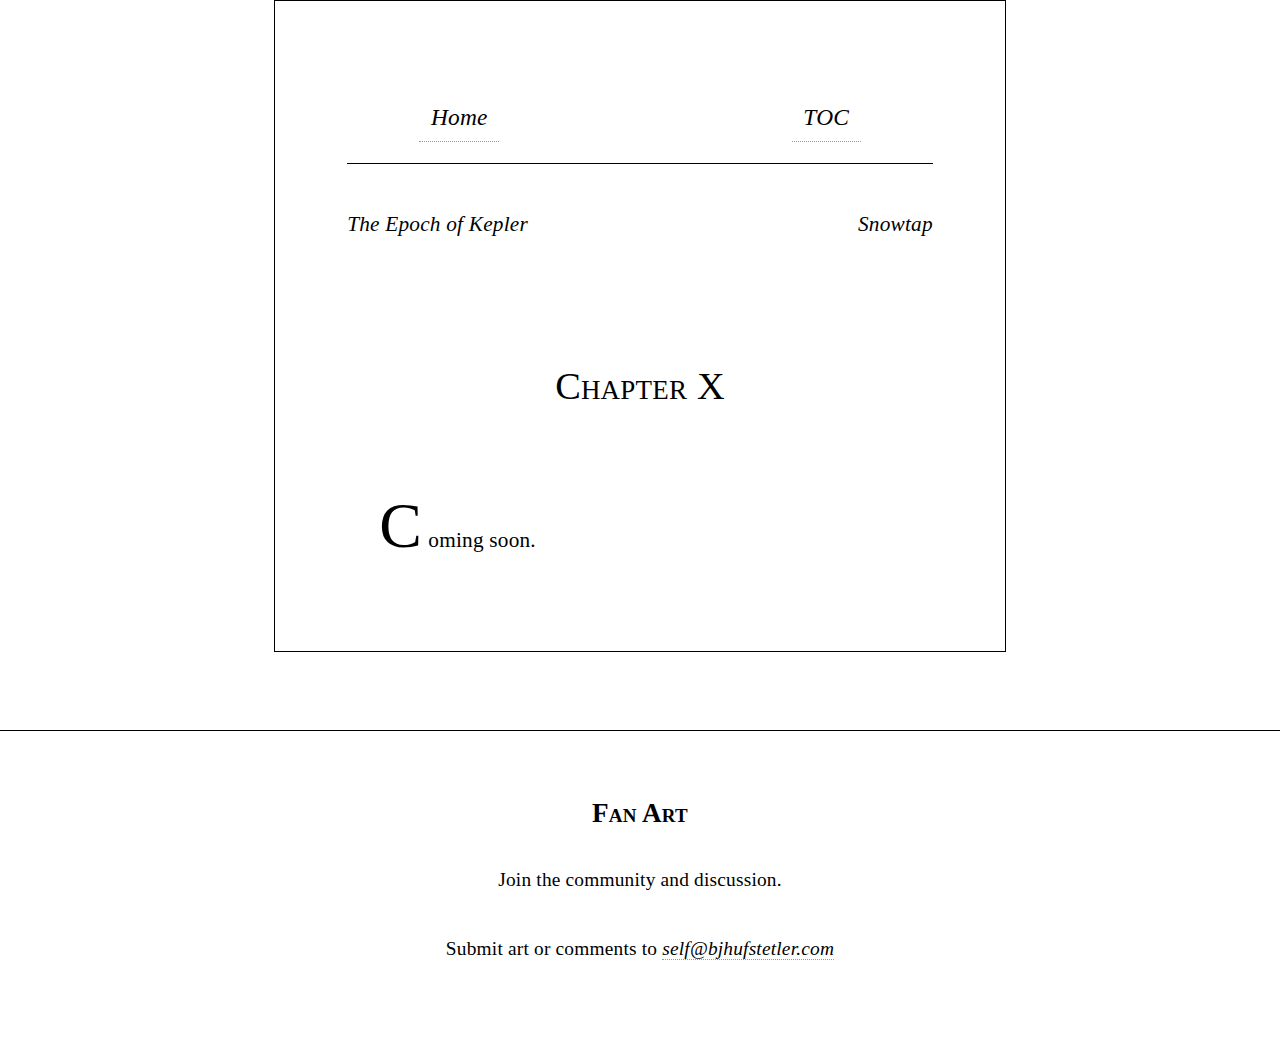
<file: Snowtap/Template.html>
<!DOCTYPE html>
<html>
    <head>
        <link href="https://fonts.googleapis.com/css2?family=EB+Garamond&display=swap">
        <link rel="stylesheet" href="/styles.css">
        <meta name="viewport" content="width=device-width, initial-scale=1">
        <title>Ch. X</title>
    </head>
    <body>
        <div class="page">
            <div class="site-header">
                <nav class="nav-links">
                    <a href="/index.html">Home</a>
                    <a href="toc.html">TOC</a>
                </nav>
            </div>
            <div class="page-header">
                <span>The Epoch of Kepler</span>
                <span>Snowtap</span>
            </div>
            <div class="chapter">Chapter X</div>
            <div class="pb">
                <div class="pb"><span class="dropcap">C</span>oming soon.</div>
            </div>
            <div class="next-chapter">
                <!-- <a href="ChYY.html">Chapter Y</a> -->
            </div>
        </div>
        <section class="fan-submissions">
            <h2 class="fan-header">Fan Art</h2>
            <p class="fan-submission">Join the community and discussion.</p>
            <p class="fan-submission">Submit art or comments to <a href="mailto:self@bjhufstetler.com">self@bjhufstetler.com</a></p>
            <div class="fanart">
                <!-- <img src="imgs/Ch1.png" alt="Fan Art"> -->
                <div class="fan-credit"></div>
            </div>
        </section>
    </body>
</html>
</file>
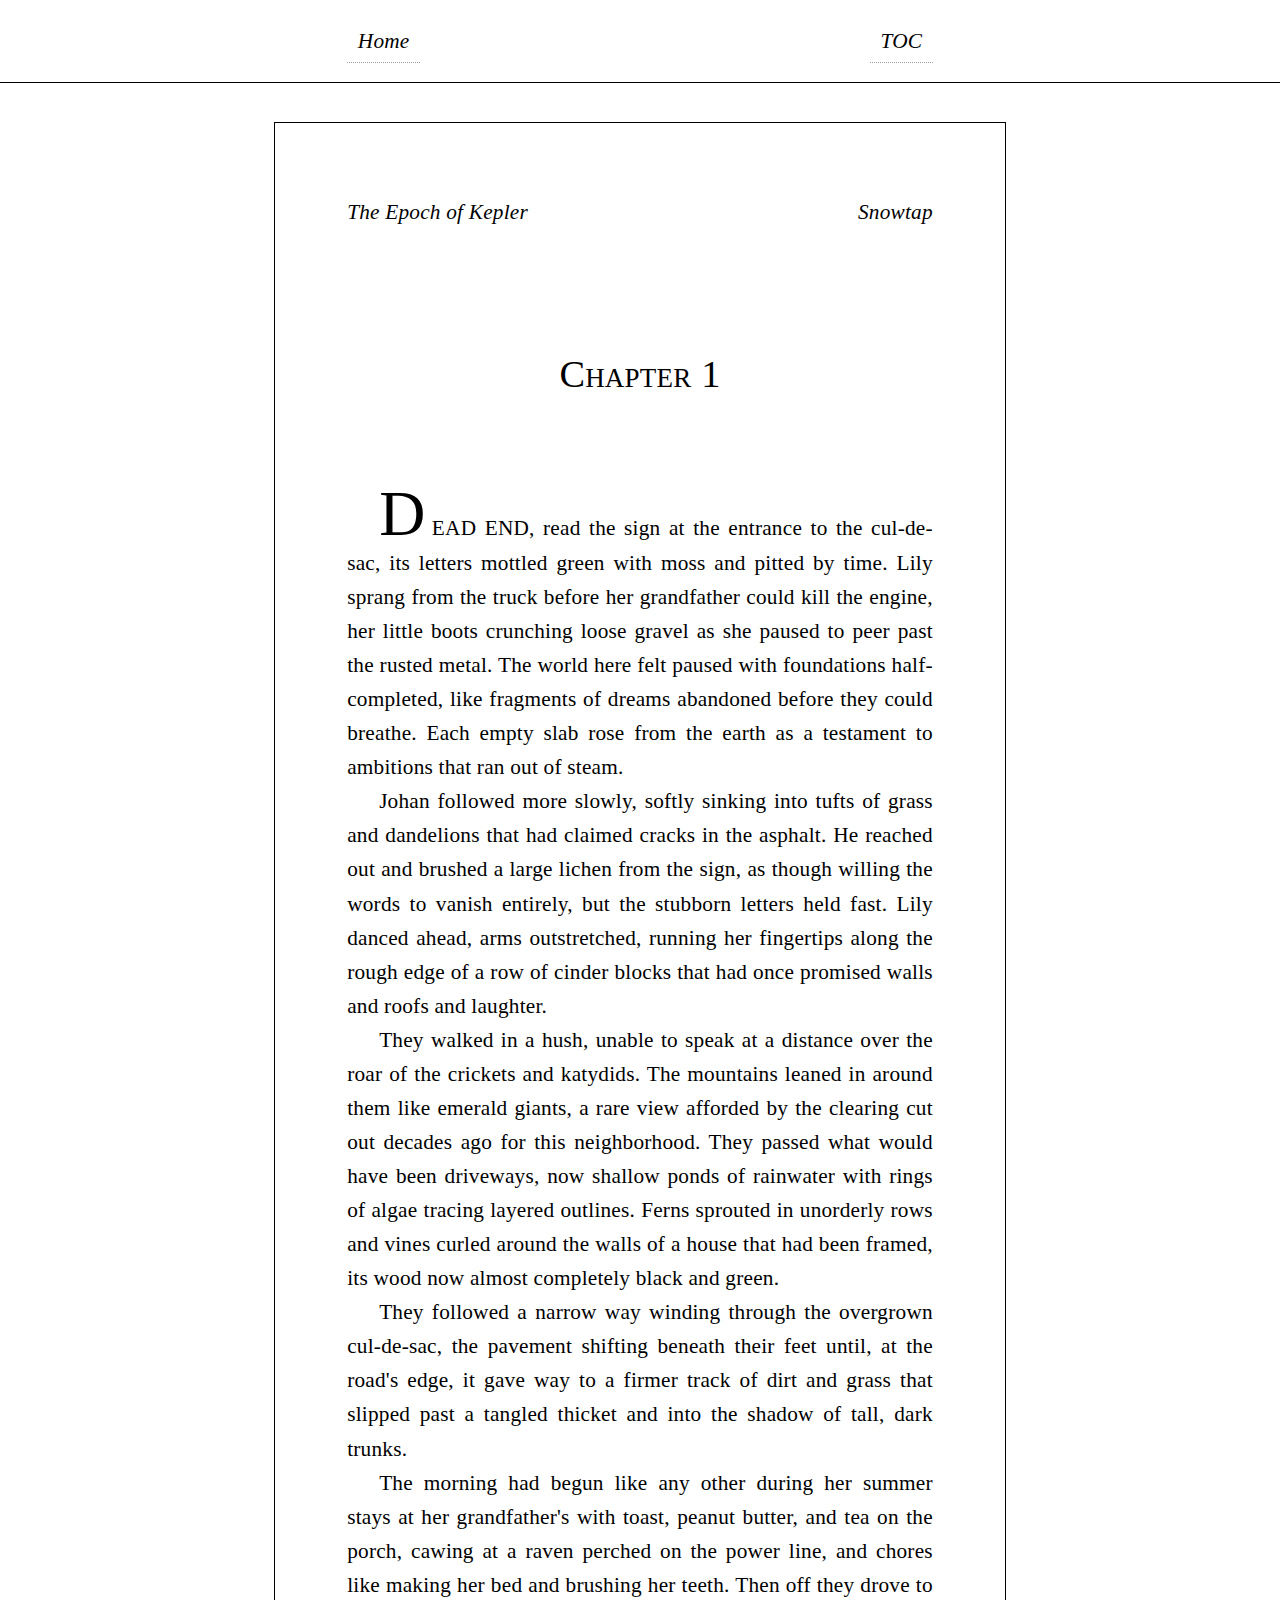
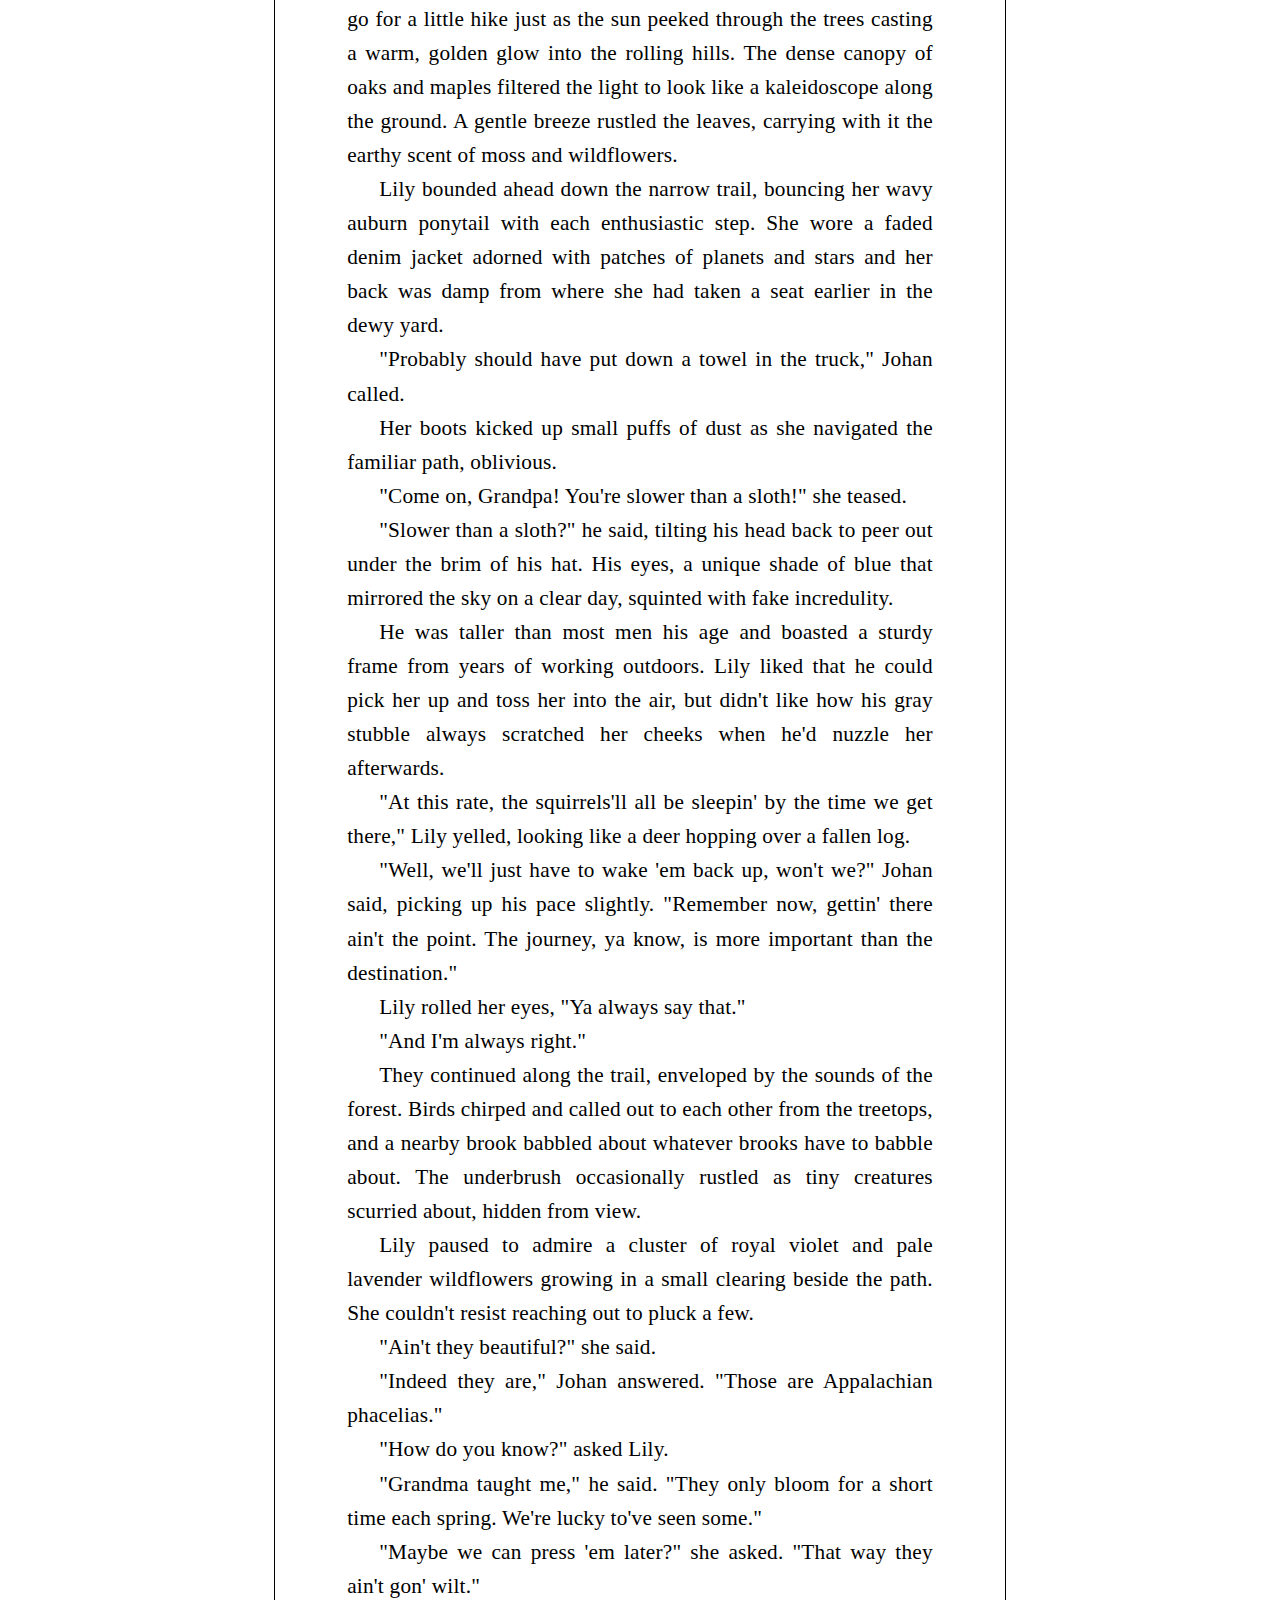
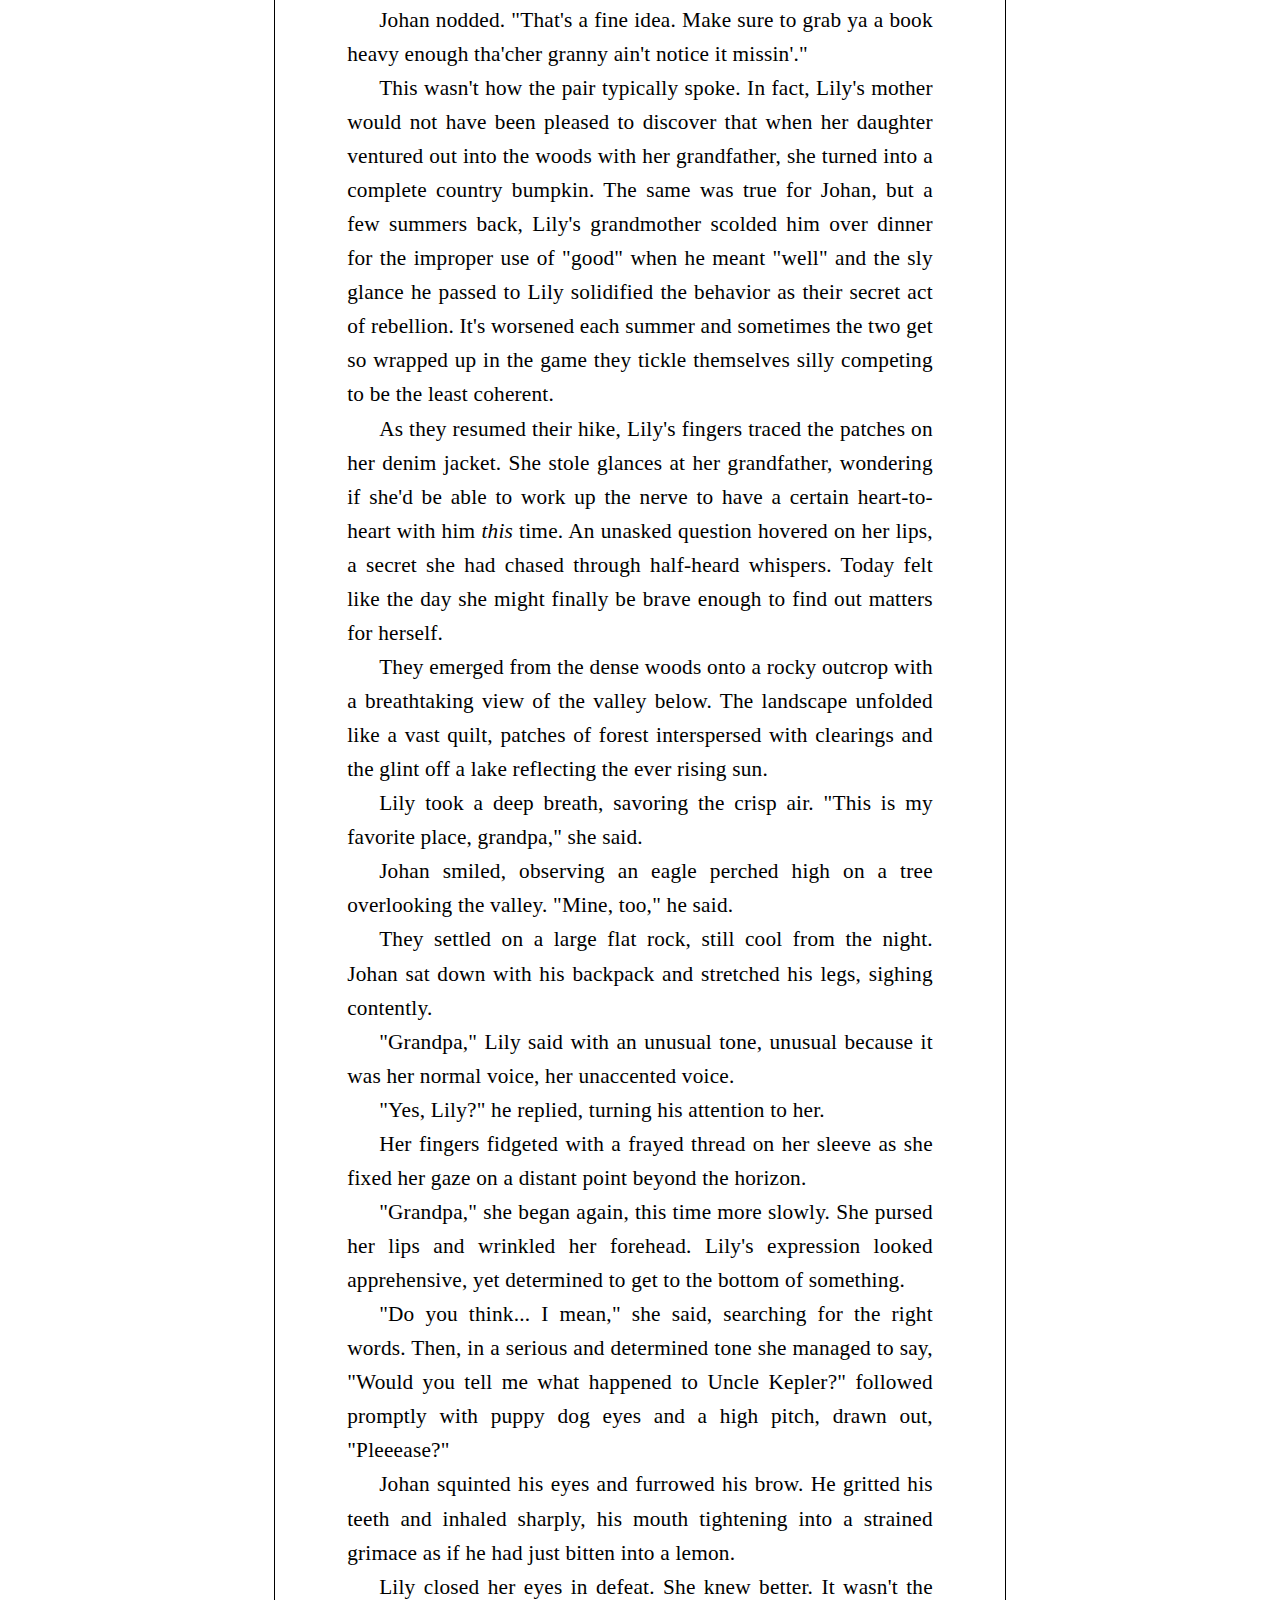
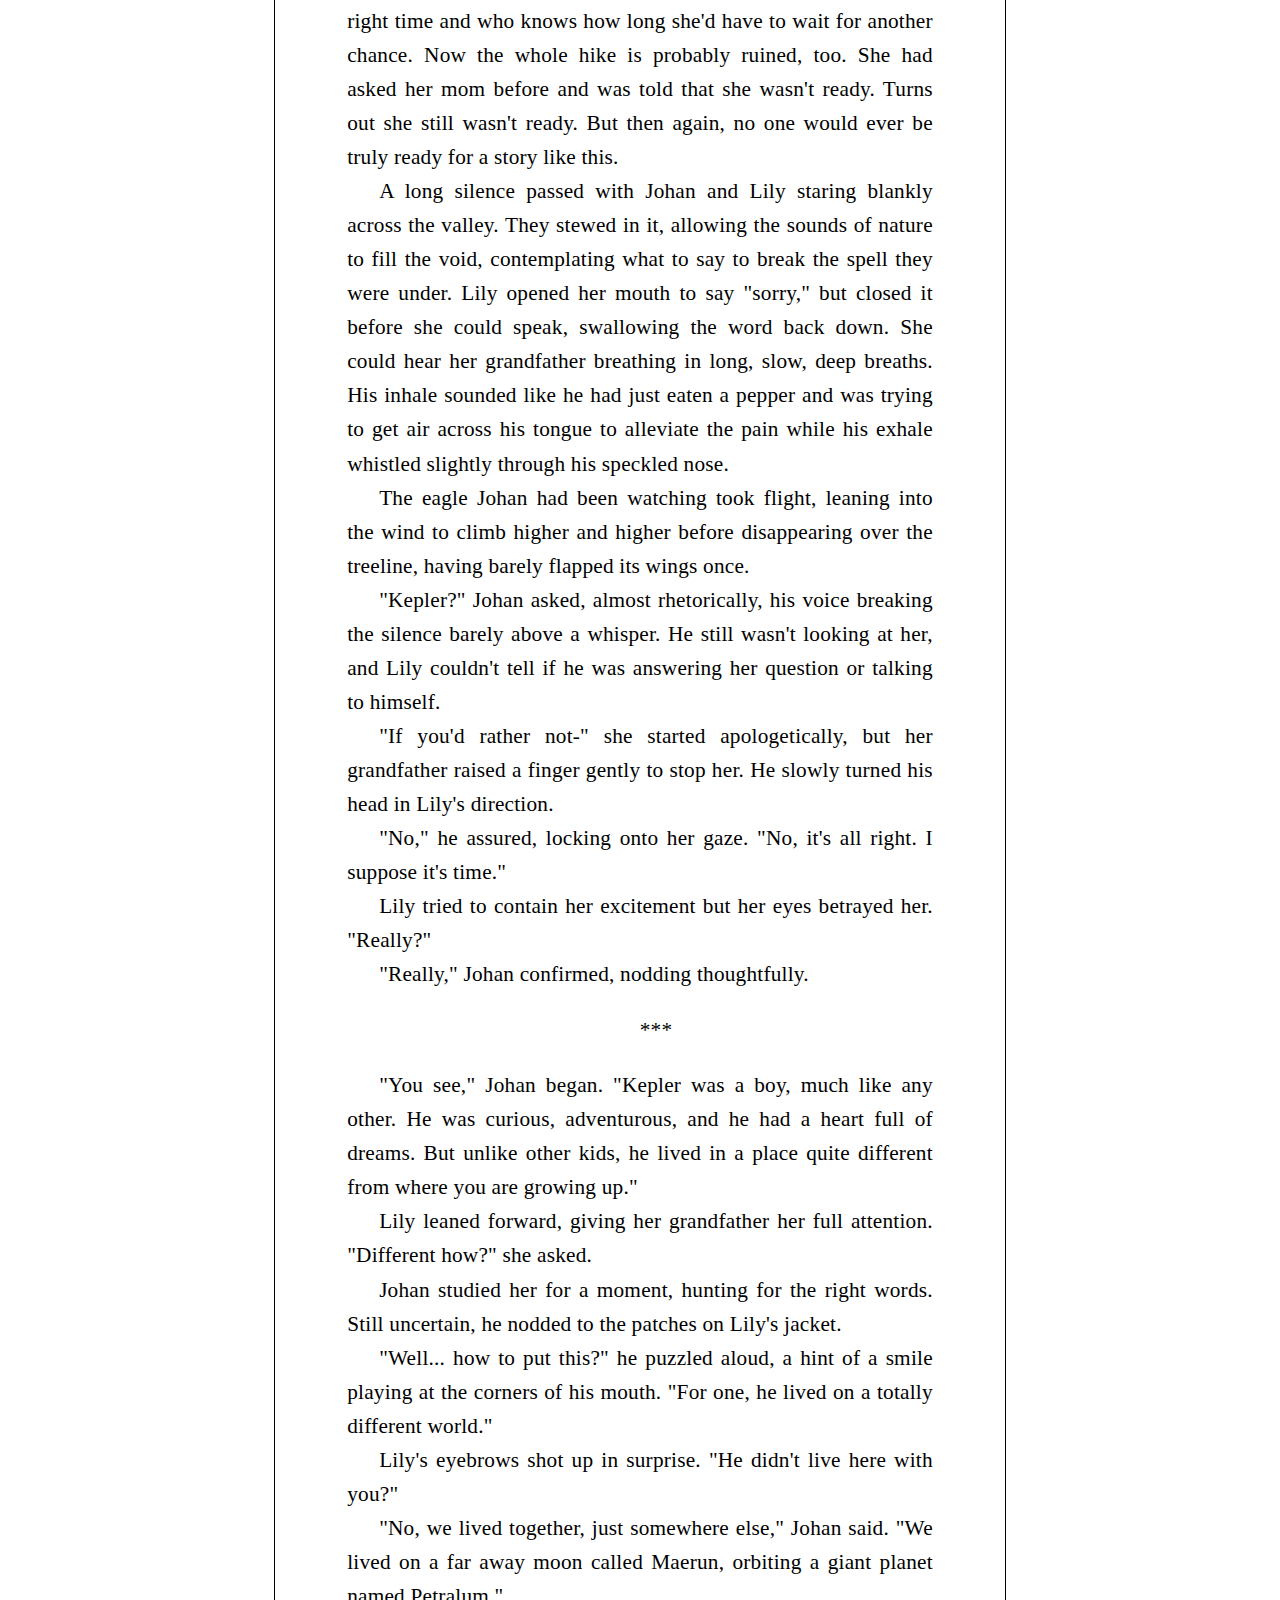
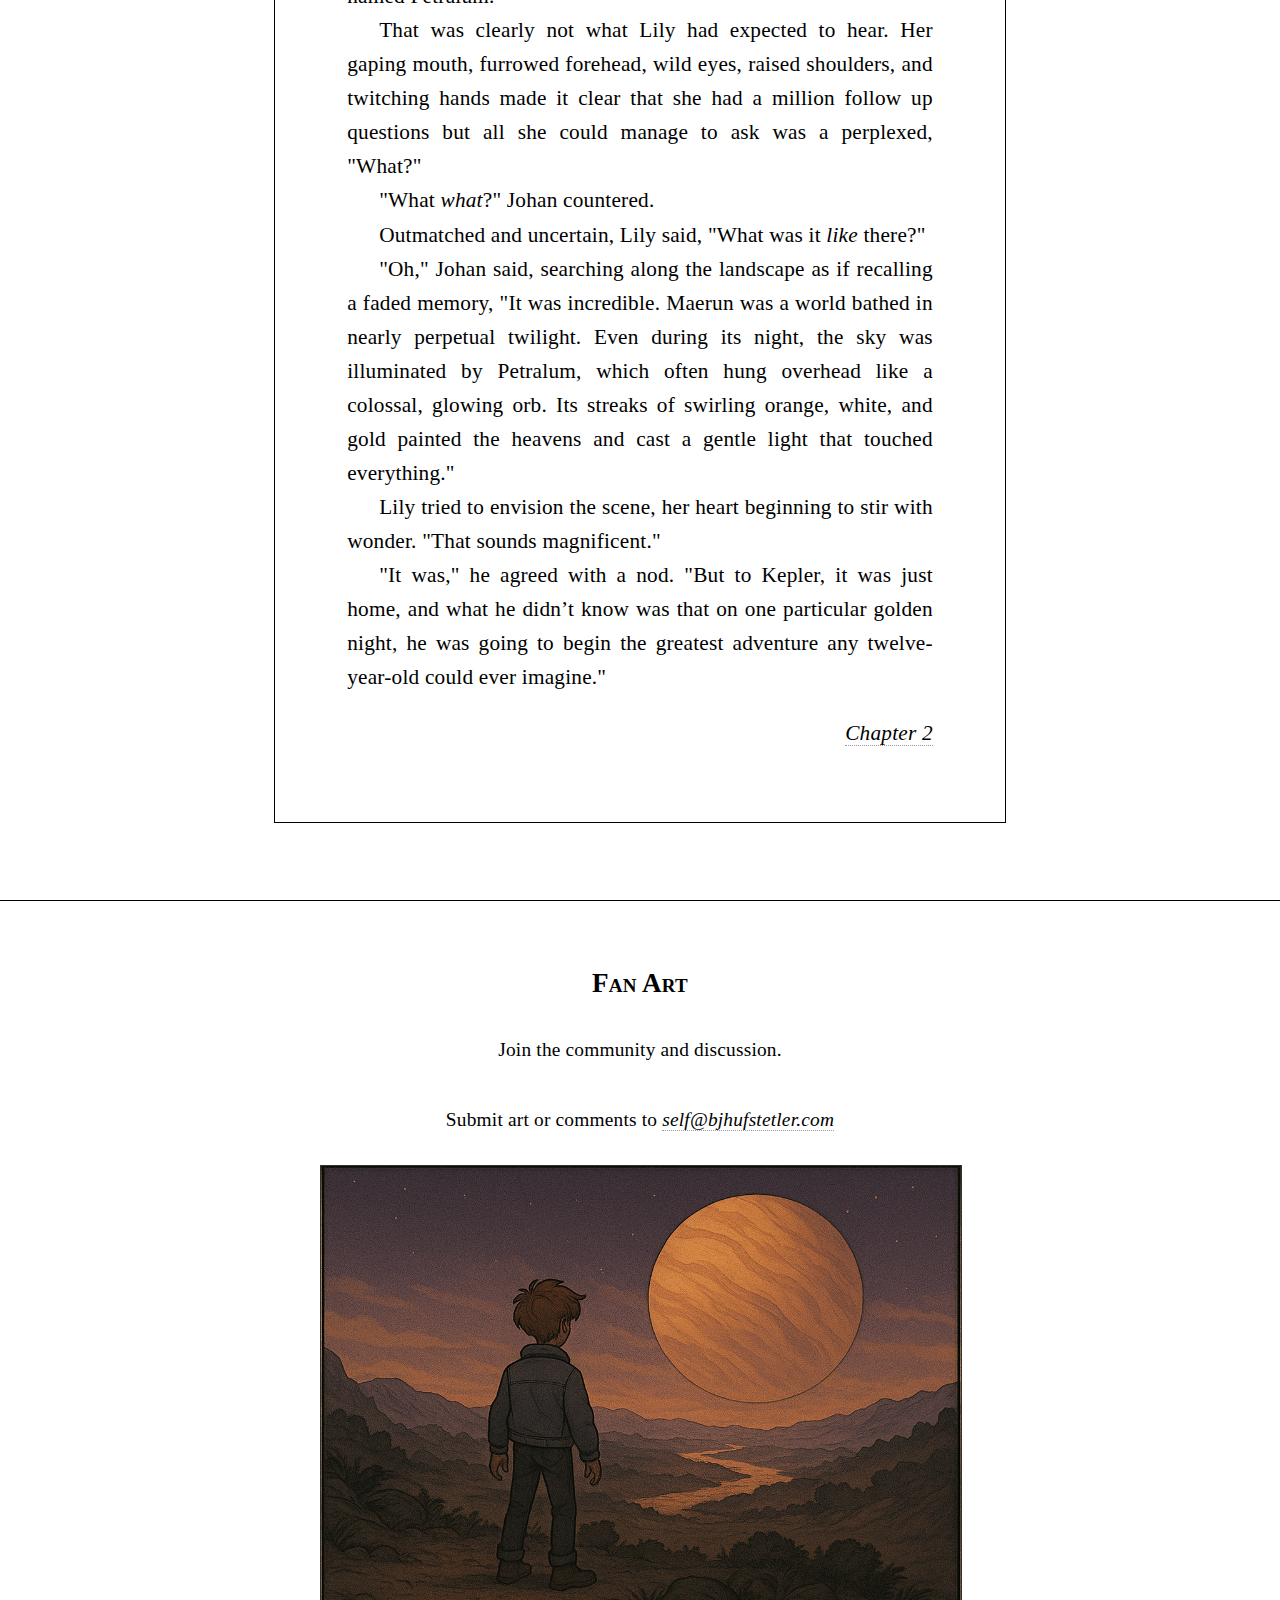
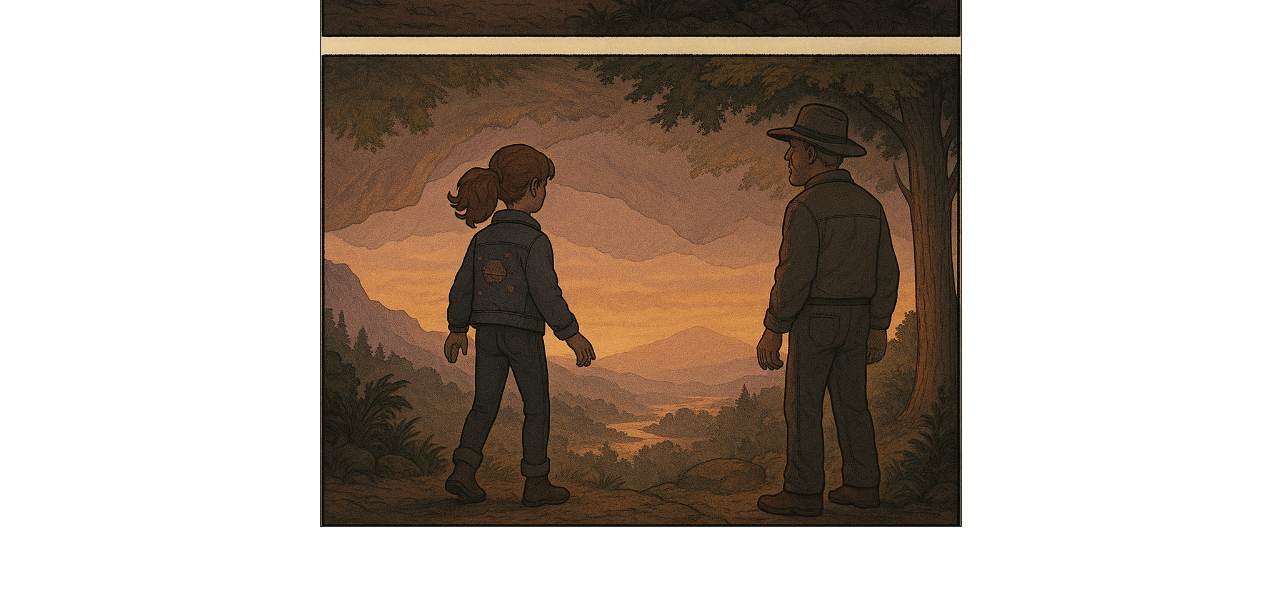
<file: Snowtap/test.html>
<!DOCTYPE html>
<html>
    <head>
        <link href="https://fonts.googleapis.com/css2?family=EB+Garamond&display=swap">
        <link rel="stylesheet" href="/styles.css">
        <meta name="viewport" content="width=device-width, initial-scale=1">
        <title>Ch. 1</title>
    </head>
    <body>
        <div class="site-header">
            <nav class="nav-links">
                <a href="/index.html">Home</a>
                <a href="toc.html">TOC</a>
            </nav>
        </div>
        <div class="page">
            <div class="page-header">
                <span>The Epoch of Kepler</span>
                <span>Snowtap</span>
            </div>
            <div class="chapter">Chapter 1</div>
            <div id="output"></div>
            <div class="next-chapter">
                <a href="Ch02.html">Chapter 2</a>
            </div>
        </div>
        <section class="fan-submissions">
            <h2 class="fan-header">Fan Art</h2>
            <p class="fan-submission">Join the community and discussion.</p>
            <p class="fan-submission">Submit art or comments to <a href="mailto:self@bjhufstetler.com">self@bjhufstetler.com</a></p>
            <div class="fanart">
                <img src="imgs/Ch1-1.png" alt="Fan Art">
                <div class="fan-credit"></div>
            </div>
        </section>
    </body>
    <script>
        const output = document.getElementById('output');

        fetch("files/ch01.txt")
            .then(response => response.text())
            .then(data => {
                data = data.replace(/\\newchapter\{.*?\}/g, '');
                data = data.replace(/\\lettrine\[.*?\]\{(.*?)\}\{(.*?)\}/g, (match, drop, rest) => {
                    return `<span class="dropcap">${drop}</span>${rest}`;
                });
                data = data.replace(/\\textit\{(.*?)\}/g, '<i>$1</i>');
                data = data.replace(/\\threedots/g, '<div class="dots">***</div>');
                const paragraphs = data.trim().split(/\n\s*\n/);
                const htmlParagraphs = paragraphs.map(p => `<div>${p.trim()}</div>`);
                const finalHtml = `<div class="pb">\n${htmlParagraphs.join('\n')}\n</div>`;
                output.innerHTML = finalHtml;
                console.log(finalHtml)
            })
            .catch(error => {
                console.error("Error reading file", error);
            });
        
        
    
        </script>
</html>
</file>
<file: styles.css>
html, body {
    margin: 0;
    padding: 0;
    font-family: 'EB Garamond', serif;
    font-size: 1.1em;
    line-height: 1.6;
    text-align: justify;
    hyphens: auto;
    font-feature-settings: "kern", "liga", "clig", "calt";
    letter-spacing: 0.01em;
    background-color: #fff;
    color: #000;
}

.body {
    max-width: 27.5em;
    margin: 0 auto;
    padding: 0.75in 0.75in;
    border-left: 1px solid black;
    border-right: 1px solid black;
}

.author-head h1 {
    text-align: center;
    font-size: 2em;
    font-variant: small-caps;
    margin-bottom: 1.5em;
}

.book-card {
    border-top: 1px solid #000;
    padding-top: 1.5em;
    margin-bottom: 2em;
    display: grid;
    grid-template-columns: 2fr 3fr;
}

.book-card h2 {
    font-size: 1.5em;
    margin: 0.5em 0 0.2em;
}

.book-card h3 {
    font-size: 1.2em;
    font-style: italic;
    margin: 0.2em 0 0.8em;
}

.book-img img {
    width: 100%;
    height: auto;
    background-color: #eee; /* Placeholder for book cover */
    margin-bottom: 1em;
    border: 1px solid #ccc;
}

.book-details {
    margin-left: 1em;
}

/* Book Links */
.book-links-read a,
.book-links-buy a {
    text-decoration: none;
    color: black;
    font-style: italic;
    border-bottom: 1px dotted #aaa;
    padding-bottom: 0.1em;
}

.book-links-read {
    margin-top: 1em;
}

/* Generic Card Sections */
.card {
    border-top: 1px solid black;
    padding-top: 2em;
    margin-top: 2em;
    text-align: justify;
}

/* About Author */
.author-img {
    max-width: 200px;
    height: auto;
    margin: auto;
}

.author-img img {
    width: 100%;
}

/* Paragraph Text */
.author p {
    margin-bottom: 1em;
}

/* Signup Form */
.signup-form {
    margin-top: 1em;
}

.signup-form input[type="text"] {
    font-family: 'EB Garamond', serif;
    font-size: 1em;
    padding: 0.3em;
    border: 1px solid #aaa;
    width: 60%;
    margin-right: 0.5em;
}

.signup-form button {
    font-family: 'EB Garamond', serif;
    font-size: 1em;
    padding: 0.3em 0.6em;
    border: 1px solid black;
    background-color: white;
    cursor: pointer;
}

/* Links */
a {
    color: black;
    font-style: italic;
    text-decoration: none;
    border-bottom: 1px dotted #999;
}

a:hover {
    border-bottom: 1px solid black;
}

.page {
    max-width: 27.5em;
    margin: 0 auto 1em;
    padding: 0.75in 0.75in;
    font-family: 'EB Garamond', serif;
    font-size: 1.1em;
    line-height: 1.6;
    text-align: justify;
    hyphens: auto;
    font-feature-settings: "kern", "liga", "clig", "calt";
    letter-spacing: 0.01em;
    border: 1px solid black;
}

.page-header {
    display: flex;
    justify-content: space-between;
    font-style: italic;
}

.chapter {
    font-size: 1.8em;
    font-variant: small-caps;
    text-align: center;
    margin: 3em 0 2em;
}

.next-chapter {
    margin-top: 1em;
    text-align: right;
}

.pb {
    text-indent: 1.5em;
    margin-bottom: 0;
    orphans: 3;
    widows: 3;
}

.dots {
    text-align: center;
    margin-bottom: 1em;
    margin-top: 1em;
    orphans: 3;
    widows: 3;
}

.dropcap {
    float: bottom;
    font-size: 3em;
    line-height: 1;
    padding-right: 0.1em;
    padding-top: 0.1em;
    font-weight: normal;
    font-family: 'EB Garamond', serif;
}

.fan-submissions {
    margin-top: 4em;
    margin-bottom: 4em;
    padding-top: 2em;
    border-top: 1px solid black;
    text-align: left;
}

.fan-header {
    text-align: center;
    font-size: 1.4em;
    font-variant: small-caps;
    margin-bottom: 10px;
}

.fan-submission {
    text-align: center;
    margin: 0px;
    padding: 1em;
}

.fanart {
    margin: 0.5em auto;
    width: 50%;
    text-align: right;
}

.fanart img {
    margin: auto;
    height: auto;
    width: 100%;
    display: block;
    border: 1px solid #333;
}

.fan-credit {
    font-size: 0.9em;
    font-style: italic;
    margin-top: 0.3em;
    margin-right: 0.5em;
}

.site-header {
    border-bottom: 1px solid black;
    padding: 1em 0;
    margin-bottom: 2em;
    font-family: 'EB Garamond', serif;
}

.nav-links {
    display: flex;
    justify-content: space-between;
    max-width: 27.5em;
    margin: 0 auto;
    padding: 0 0.75in;
    font-size: 1.1em;
}

.nav-links a {
    text-decoration: none;
    color: black;
    font-style: italic;
    padding: 0.2em 0.5em;
}

.nav-links a:hover {
    text-decoration: underline;
}

.toc-list {
    list-style-type: none;
    padding: 0;
    margin-top: 2em;
    line-height: 2;
}

.toc-list li {
    margin-bottom: 0.5em;
    font-size: 1.1em;
    text-align: left;
}

.toc-list a {
    text-decoration: none;
    color: black;
    font-style: italic;
    border-bottom: 1px dotted #aaa;
    padding-bottom: 0.1em;
}

.toc-list a:hover {
    color: #333;
    border-bottom: 1px solid black;
}


@media (max-width: 600px) {
    .page {
        max-width: 100%;
        padding: 2.5em;
        margin: 0;
        font-size: 1em;
        border: none;
    }

    .fanart {
        width: 90%;
    }

    .body {
        max-width: 100%;
        padding: 2.5em;
        margin: 0;
        font-size: 1em;
        border: none;
    }

    .signup-form input[type="text"] {
        width: 100%;
        margin-bottom: 1em;
    }

    .signup-form button {
        width: 100%;
    }
}
</file>
